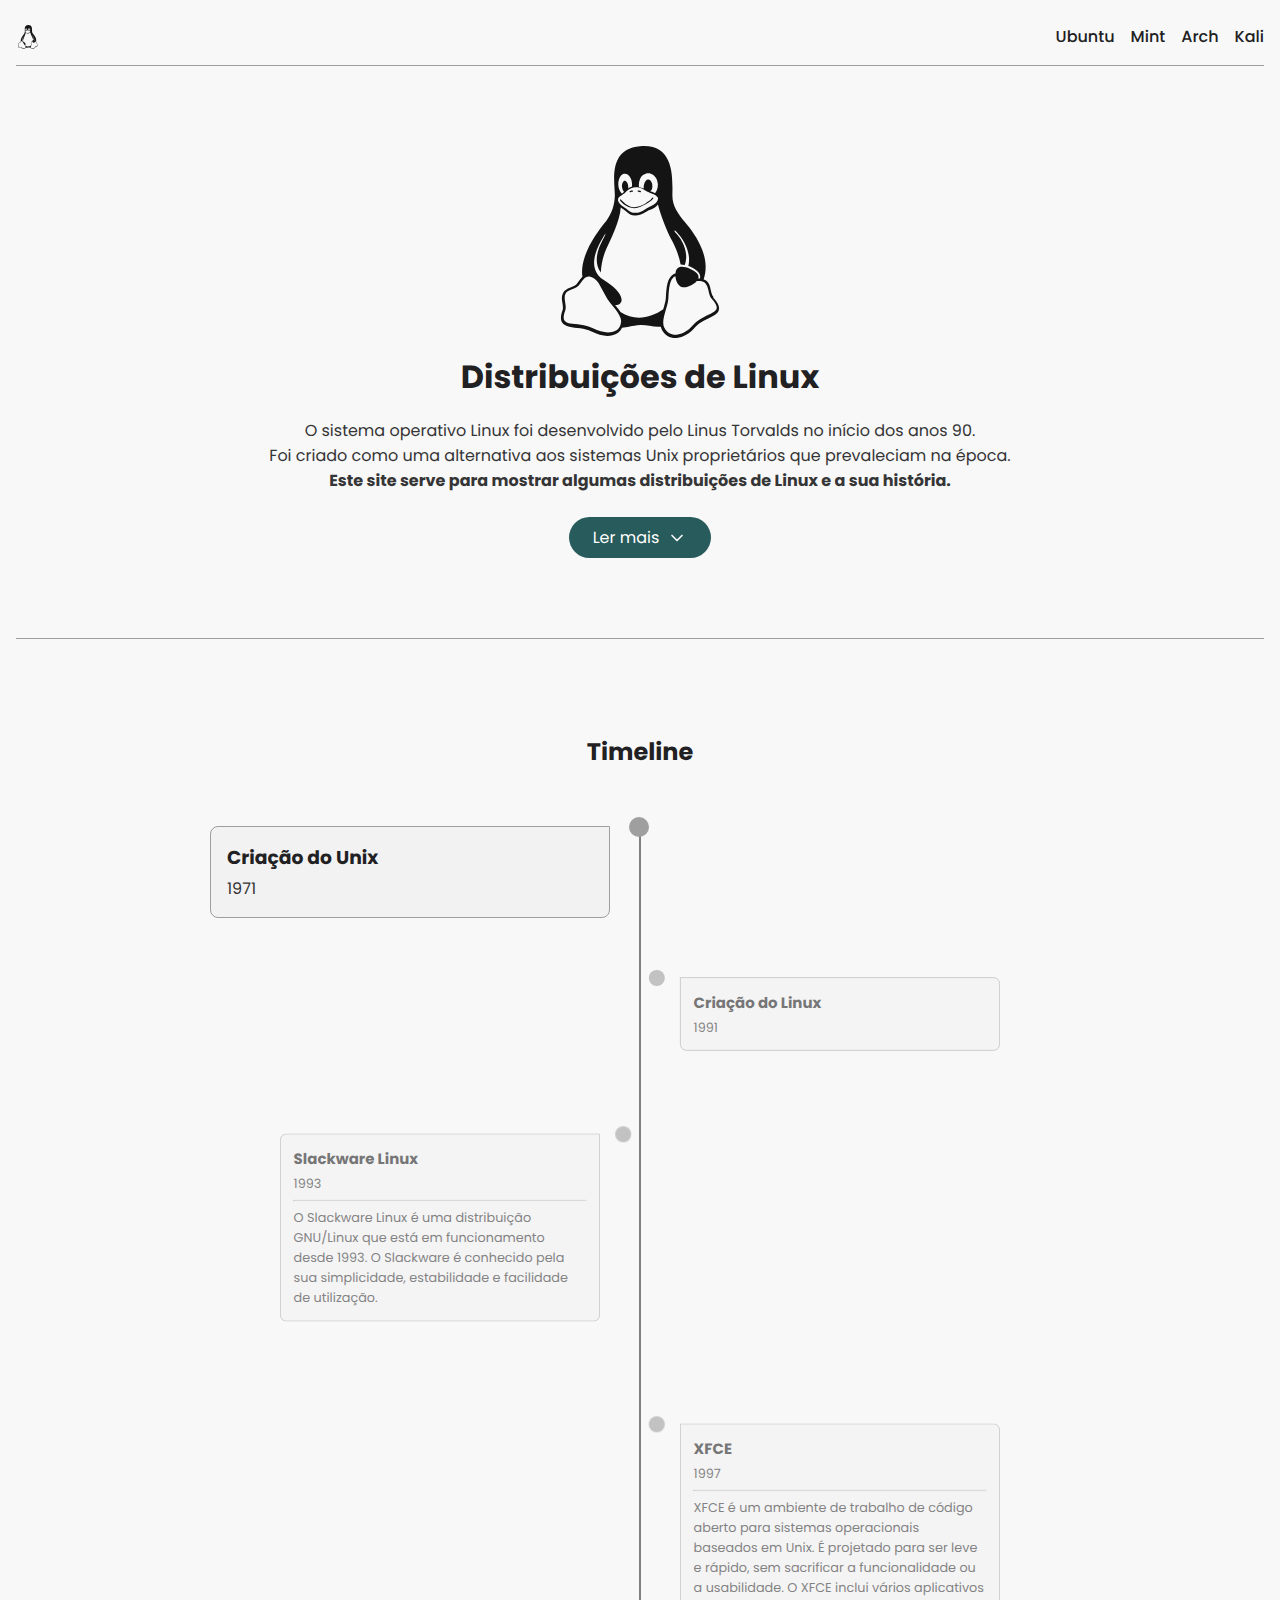
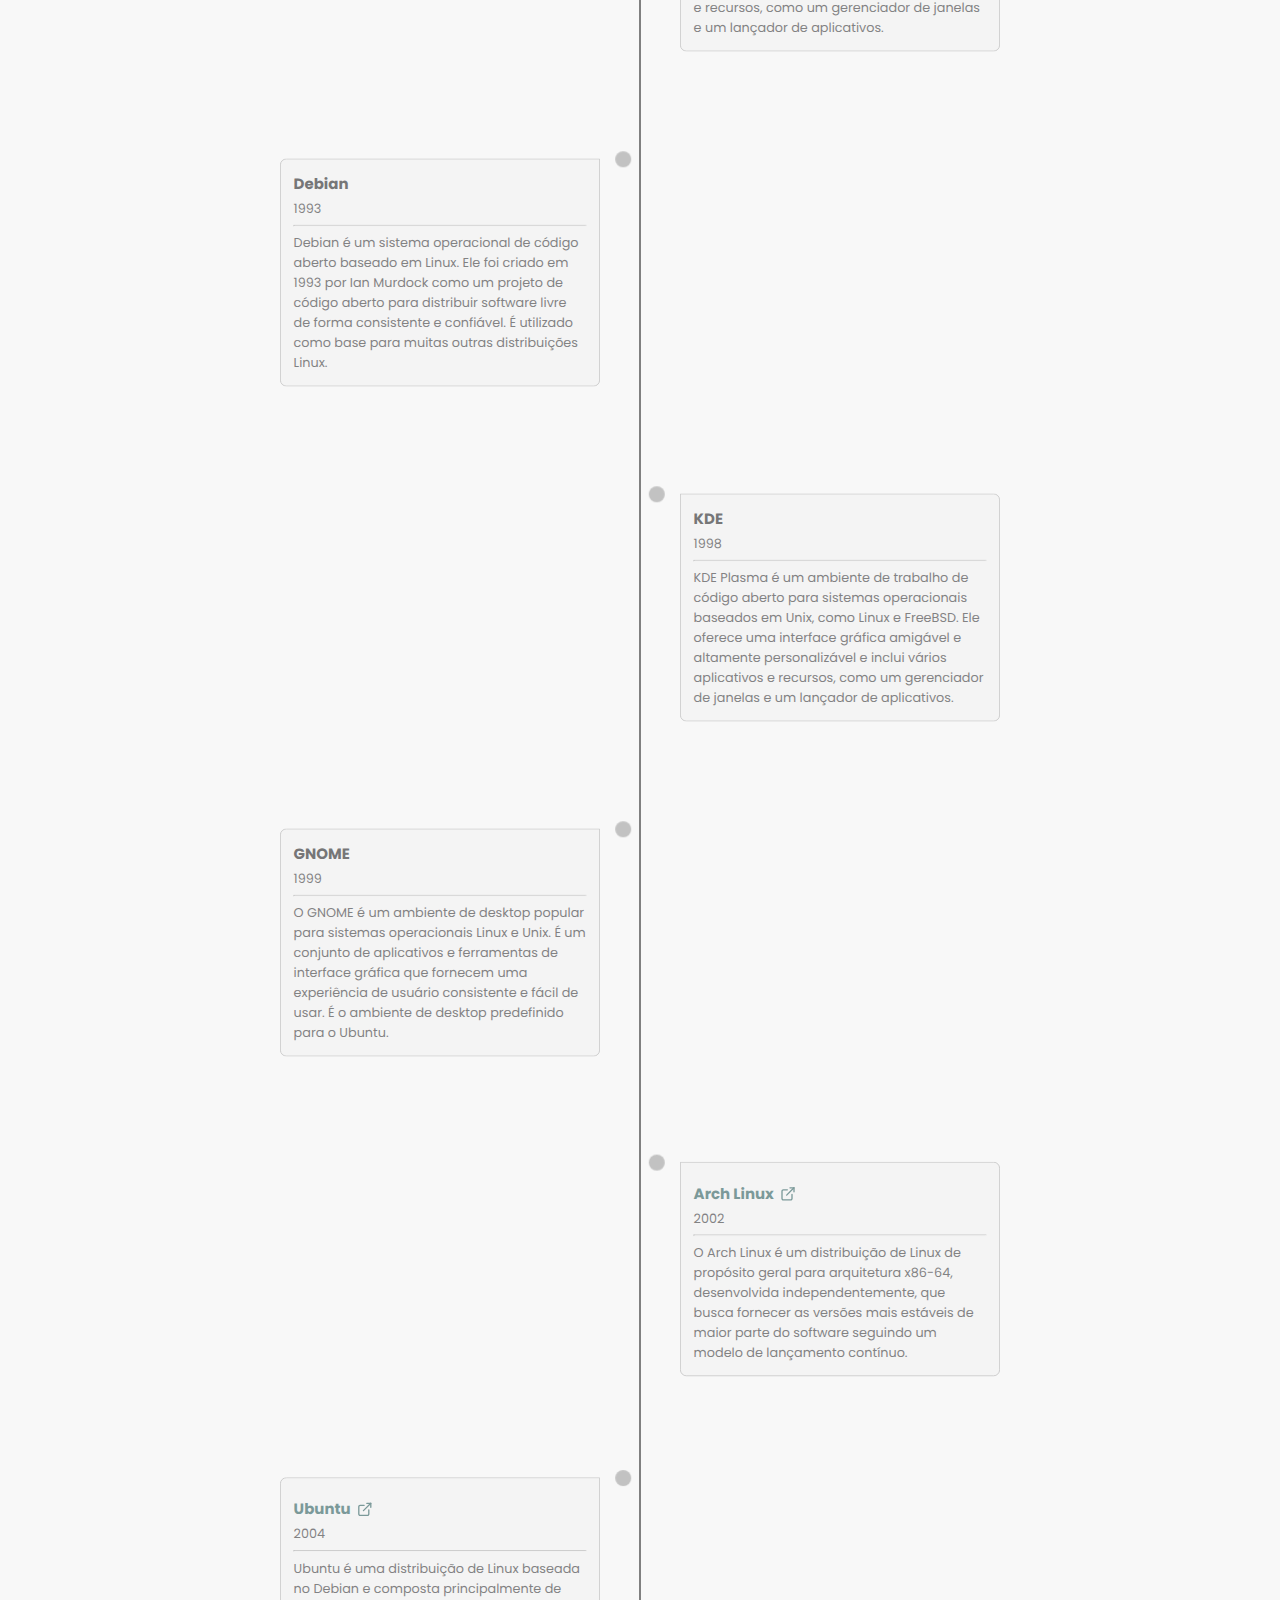
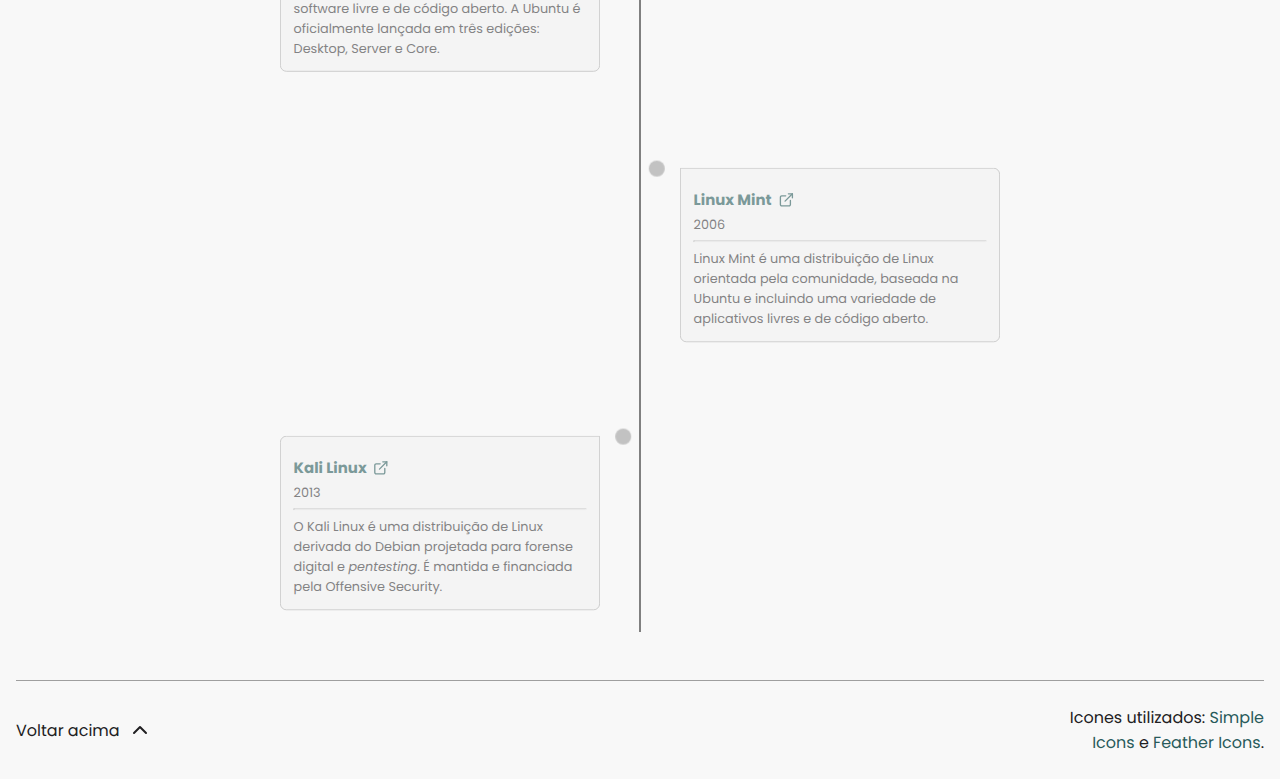
<file: index.html>
<!DOCTYPE html>
<html lang="pt">
  <head>
    <meta charset="UTF-8" />
    <meta http-equiv="X-UA-Compatible" content="IE=edge" />
    <meta name="viewport" content="width=device-width, initial-scale=1.0" />
    <title>Linux Distros</title>

    <script src="js/heroScroll.js" type="module"></script>
    <script src="js/footerScroll.js" type="module"></script>
    <script src="js/timelineAnimation.js" type="module"></script>

    <link rel="stylesheet" href="styles.css" />

    <link
      rel="apple-touch-icon"
      sizes="180x180"
      href="assets/icons/apple-touch-icon.png"
    />
    <link
      rel="icon"
      type="image/png"
      sizes="32x32"
      href="assets/icons/favicon-32x32.png"
    />
    <link
      rel="icon"
      type="image/png"
      sizes="16x16"
      href="assets/icons/favicon-16x16.png"
    />
    <link rel="manifest" href="assets/icons/site.webmanifest" />
  </head>
  <body class="container">
    <header class="nav-bar">
      <a class="nav-bar__logo" href="index.html">
        <svg
          width="24"
          height="24"
          viewBox="0 0 24 24"
          fill="none"
          xmlns="http://www.w3.org/2000/svg"
        >
          <g clip-path="url(#clip0_7_3)">
            <path
              d="M12.504 0C12.349 0 12.189 0.008 12.024 0.021C7.79799 0.354 8.91899 4.828 8.85399 6.319C8.77799 7.411 8.55399 8.272 7.80399 9.339C6.91899 10.39 5.67699 12.089 5.08799 13.86C4.80999 14.692 4.67799 15.544 4.80099 16.349C4.75538 16.3859 4.71792 16.4319 4.69099 16.484C4.43099 16.752 4.24099 17.084 4.02799 17.323C3.82899 17.522 3.54299 17.59 3.23099 17.723C2.91799 17.859 2.57299 17.992 2.36699 18.403C2.27699 18.592 2.23099 18.797 2.23499 19.005C2.23499 19.204 2.26199 19.405 2.28999 19.541C2.34799 19.94 2.40599 20.269 2.32999 20.511C2.08099 21.191 2.04999 21.656 2.22399 21.995C2.39799 22.329 2.75899 22.465 3.16399 22.596C3.97399 22.796 5.07399 22.731 5.93799 23.196C6.86399 23.662 7.80399 23.866 8.55399 23.666C9.07999 23.55 9.52399 23.202 9.76199 22.72C10.349 22.717 10.992 22.451 12.022 22.386C12.721 22.328 13.596 22.653 14.599 22.586C14.624 22.72 14.662 22.784 14.713 22.919L14.716 22.922C15.107 23.7 15.829 24.054 16.6 23.993C17.371 23.933 18.192 23.457 18.857 22.687C19.488 21.922 20.54 21.603 21.235 21.184C21.583 20.985 21.864 20.715 21.884 20.331C21.907 19.931 21.684 19.52 21.17 18.955V18.858L21.167 18.855C20.997 18.655 20.917 18.32 20.829 17.929C20.744 17.528 20.647 17.143 20.337 16.883H20.334C20.275 16.829 20.211 16.816 20.146 16.748C20.0901 16.709 20.0241 16.6867 19.956 16.684C20.387 15.406 20.22 14.134 19.783 12.99C19.25 11.58 18.318 10.352 17.608 9.507C16.812 8.502 16.032 7.55 16.048 6.139C16.074 3.987 16.284 0.006 12.504 0V0ZM13.033 3.405H13.046C13.259 3.405 13.442 3.467 13.63 3.603C13.82 3.738 13.96 3.935 14.068 4.136C14.173 4.395 14.226 4.595 14.234 4.86C14.234 4.84 14.24 4.82 14.24 4.8V4.905C14.2378 4.89819 14.2364 4.89114 14.236 4.884L14.232 4.86C14.23 5.10303 14.179 5.34315 14.082 5.566C14.0353 5.69138 13.9627 5.80552 13.869 5.901C13.8407 5.885 13.8112 5.87097 13.781 5.859C13.677 5.814 13.583 5.795 13.497 5.726C13.4257 5.69761 13.3521 5.67553 13.277 5.66C13.327 5.6 13.423 5.527 13.46 5.462C13.513 5.334 13.542 5.198 13.548 5.06V5.04C13.5503 4.90419 13.5296 4.76896 13.487 4.64C13.442 4.506 13.386 4.44 13.304 4.307C13.22 4.241 13.137 4.175 13.037 4.175H13.021C12.928 4.175 12.845 4.205 12.759 4.307C12.664 4.39962 12.5936 4.51439 12.554 4.641C12.5009 4.76806 12.4704 4.90344 12.464 5.041V5.06C12.466 5.149 12.472 5.239 12.484 5.327C12.291 5.26 12.046 5.192 11.877 5.125C11.8669 5.05876 11.8609 4.99197 11.859 4.925V4.905C11.8511 4.64102 11.9024 4.37862 12.009 4.137C12.091 3.917 12.241 3.731 12.439 3.604C12.6099 3.47444 12.8185 3.40421 13.033 3.404V3.405ZM10.071 3.464H10.107C10.249 3.464 10.377 3.512 10.506 3.599C10.652 3.728 10.77 3.887 10.85 4.064C10.94 4.263 10.99 4.464 11.003 4.731V4.735C11.01 4.869 11.009 4.935 11.001 5.001V5.081C10.971 5.088 10.945 5.099 10.918 5.105C10.766 5.16 10.644 5.24 10.525 5.305C10.537 5.215 10.538 5.125 10.528 5.038V5.023C10.516 4.89 10.488 4.823 10.446 4.69C10.4148 4.58808 10.3576 4.49606 10.28 4.423C10.2553 4.40059 10.2264 4.38337 10.195 4.37238C10.1636 4.36138 10.1302 4.35683 10.097 4.359H10.076C10.005 4.365 9.94599 4.399 9.88999 4.491C9.8262 4.56842 9.78471 4.66177 9.76999 4.761C9.74296 4.86879 9.73517 4.9805 9.74699 5.091V5.106C9.75899 5.241 9.78399 5.306 9.82699 5.44C9.87299 5.574 9.92499 5.64 9.99299 5.708C10.003 5.717 10.013 5.726 10.027 5.732C9.95699 5.789 9.90999 5.802 9.85099 5.868C9.81357 5.90108 9.76858 5.92444 9.71999 5.936C9.61604 5.81083 9.52397 5.67625 9.44499 5.534C9.35045 5.32386 9.2978 5.0973 9.28999 4.867C9.27343 4.64126 9.30059 4.41445 9.36999 4.199C9.42507 4.00252 9.52156 3.8201 9.65299 3.664C9.78099 3.531 9.91299 3.464 10.071 3.464ZM11.441 5.17C11.773 5.17 12.174 5.235 12.657 5.569C12.95 5.769 13.18 5.838 13.709 6.037H13.712C13.967 6.173 14.117 6.303 14.19 6.436V6.305C14.2259 6.37771 14.2459 6.45724 14.2486 6.53828C14.2514 6.61932 14.2368 6.70001 14.206 6.775C14.083 7.085 13.69 7.418 13.143 7.617V7.619C12.875 7.754 12.642 7.952 12.368 8.084C12.092 8.219 11.78 8.376 11.356 8.351C11.2037 8.35889 11.0513 8.3361 10.908 8.284C10.7972 8.22374 10.6897 8.15765 10.586 8.086C10.391 7.951 10.223 7.754 9.97399 7.621V7.616H9.96899C9.56899 7.37 9.35299 7.104 9.28299 6.906C9.21299 6.638 9.27799 6.436 9.47599 6.306C9.69999 6.171 9.85599 6.035 9.95899 5.97C10.063 5.896 10.102 5.868 10.135 5.839H10.137V5.836C10.306 5.634 10.573 5.366 10.976 5.235C11.115 5.199 11.27 5.17 11.442 5.17H11.441ZM14.241 7.312C14.599 8.729 15.437 10.787 15.976 11.785C16.262 12.319 16.831 13.444 17.078 14.809C17.234 14.804 17.408 14.827 17.591 14.873C18.237 13.202 17.045 11.406 16.502 10.907C16.282 10.707 16.27 10.572 16.379 10.572C16.969 11.106 17.744 12.144 18.025 13.329C18.155 13.864 18.185 14.433 18.046 14.999C18.113 15.027 18.181 15.059 18.251 15.066C19.283 15.6 19.664 16.004 19.481 16.603V16.56C19.421 16.557 19.361 16.56 19.301 16.56H19.285C19.436 16.093 19.103 15.735 18.22 15.336C17.305 14.936 16.574 15 16.45 15.801C16.442 15.844 16.437 15.867 16.432 15.936C16.364 15.959 16.293 15.989 16.223 16C15.793 16.268 15.561 16.669 15.43 17.187C15.3 17.72 15.26 18.343 15.225 19.056V19.059C15.205 19.393 15.055 19.897 14.906 20.409C13.406 21.481 11.326 21.947 9.55799 20.743C9.44704 20.5491 9.31196 20.37 9.15599 20.21C9.08146 20.0859 8.98876 19.9736 8.88099 19.877C9.06299 19.877 9.21899 19.847 9.34599 19.81C9.48979 19.7433 9.60228 19.6236 9.65999 19.476C9.76799 19.209 9.65999 18.779 9.31499 18.313C8.96999 17.846 8.38399 17.318 7.52699 16.792C6.89699 16.392 6.54099 15.922 6.37699 15.396C6.21199 14.862 6.23399 14.311 6.36199 13.751C6.60699 12.681 7.23499 11.641 7.63599 10.988C7.74299 10.923 7.67299 11.123 7.22799 11.962C6.83199 12.713 6.08799 14.459 7.10599 15.816C7.14444 14.8259 7.36372 13.8512 7.75299 12.94C8.31699 11.662 9.49599 9.436 9.58899 7.672C9.63699 7.708 9.80599 7.807 9.87799 7.874C10.096 8.007 10.258 8.207 10.468 8.339C10.678 8.54 10.945 8.674 11.344 8.674C11.383 8.677 11.419 8.68 11.454 8.68C11.866 8.68 12.184 8.546 12.451 8.412C12.741 8.278 12.971 8.078 13.191 8.012H13.196C13.663 7.877 14.031 7.61 14.24 7.312H14.241ZM16.426 16.27C16.463 16.87 16.769 17.515 17.308 17.647C17.896 17.781 18.742 17.314 19.099 16.882L19.31 16.872C19.625 16.865 19.887 16.882 20.157 17.14L20.16 17.143C20.368 17.342 20.465 17.673 20.551 18.019C20.636 18.419 20.705 18.799 20.96 19.085C21.446 19.612 21.605 19.991 21.596 20.225L21.599 20.218V20.236L21.596 20.224C21.581 20.486 21.411 20.62 21.098 20.819C20.468 21.22 19.352 21.531 18.641 22.389C18.023 23.126 17.271 23.529 16.605 23.58C15.941 23.633 15.368 23.38 15.031 22.682L15.026 22.679C14.816 22.279 14.906 21.654 15.082 20.989C15.258 20.321 15.51 19.645 15.545 19.092C15.582 18.378 15.621 17.757 15.74 17.278C15.86 16.813 16.048 16.481 16.381 16.294L16.426 16.272V16.27ZM5.61199 16.319H5.62199C5.67499 16.319 5.72699 16.324 5.77899 16.333C6.15499 16.388 6.48499 16.666 6.80199 17.085L7.71199 18.749L7.71499 18.752C7.95799 19.285 8.46899 19.816 8.90399 20.389C9.33799 20.987 9.67399 21.52 9.63299 21.959V21.965C9.57599 22.709 9.15299 23.113 8.50799 23.259C7.86299 23.394 6.98799 23.261 6.11299 22.795C5.14499 22.259 3.99499 22.326 3.25599 22.193C2.88699 22.127 2.64599 21.993 2.53299 21.793C2.42299 21.593 2.41999 21.191 2.65599 20.563V20.559L2.65799 20.556C2.77499 20.222 2.68799 19.804 2.63099 19.438C2.57599 19.037 2.54799 18.728 2.67399 18.498C2.83399 18.164 3.06999 18.098 3.36399 17.965C3.65799 17.83 4.00399 17.763 4.27899 17.495H4.28099V17.493C4.53699 17.225 4.72599 16.892 4.94899 16.655C5.13899 16.454 5.32899 16.319 5.61199 16.319ZM12.771 7.245C12.336 7.446 11.826 7.78 11.283 7.78C10.741 7.78 10.313 7.513 10.003 7.314C9.84899 7.18 9.72299 7.046 9.62999 6.979C9.46599 6.845 9.48599 6.646 9.55599 6.646C9.66499 6.662 9.68499 6.78 9.75499 6.846C9.85099 6.912 9.96999 7.046 10.115 7.179C10.407 7.379 10.795 7.646 11.282 7.646C11.767 7.646 12.335 7.379 12.68 7.18C12.875 7.045 13.125 6.846 13.328 6.713C13.484 6.577 13.477 6.446 13.607 6.446C13.735 6.462 13.641 6.58 13.46 6.778C13.2382 6.94575 13.0079 7.10195 12.77 7.246L12.771 7.245ZM11.689 5.662V5.64C11.683 5.62 11.702 5.598 11.718 5.59C11.792 5.547 11.898 5.563 11.978 5.594C12.041 5.594 12.138 5.661 12.128 5.729C12.122 5.778 12.043 5.795 11.993 5.795C11.938 5.795 11.901 5.752 11.852 5.727C11.8 5.709 11.706 5.719 11.689 5.662ZM11.138 5.662C11.118 5.72 11.025 5.711 10.972 5.728C10.925 5.753 10.886 5.796 10.832 5.796C10.782 5.796 10.702 5.776 10.696 5.728C10.686 5.662 10.784 5.595 10.846 5.595C10.926 5.564 11.03 5.548 11.105 5.59C11.124 5.599 11.141 5.62 11.135 5.64V5.66H11.138V5.662Z"
              fill="#141414"
            />
          </g>
          <defs>
            <clipPath id="clip0_7_3">
              <rect width="24" height="24" fill="white" />
            </clipPath>
          </defs>
        </svg>
      </a>

      <nav>
        <ul>
          <li><a href="ubuntu.html">Ubuntu</a></li>
          <li><a href="mint.html">Mint</a></li>
          <li><a href="arch.html">Arch</a></li>
          <li><a href="kali.html">Kali</a></li>
        </ul>
      </nav>
    </header>

    <main class="main-hero">
      <svg
        width="192"
        height="192"
        viewBox="0 0 192 192"
        fill="none"
        xmlns="http://www.w3.org/2000/svg"
      >
        <path
          d="M100.032 0C98.792 0 97.512 0.064 96.192 0.168C62.384 2.832 71.352 38.624 70.832 50.552C70.224 59.288 68.432 66.176 62.432 74.712C55.352 83.12 45.416 96.712 40.704 110.88C38.48 117.536 37.424 124.352 38.408 130.792C38.0431 131.087 37.7435 131.455 37.528 131.872C35.448 134.016 33.928 136.672 32.224 138.584C30.632 140.176 28.344 140.72 25.848 141.784C23.344 142.872 20.584 143.936 18.936 147.224C18.216 148.736 17.848 150.376 17.88 152.04C17.88 153.632 18.096 155.24 18.32 156.328C18.784 159.52 19.248 162.152 18.64 164.088C16.648 169.528 16.4 173.248 17.792 175.96C19.184 178.632 22.072 179.72 25.312 180.768C31.792 182.368 40.592 181.848 47.504 185.568C54.912 189.296 62.432 190.928 68.432 189.328C72.64 188.4 76.192 185.616 78.096 181.76C82.792 181.736 87.936 179.608 96.176 179.088C101.768 178.624 108.768 181.224 116.792 180.688C116.992 181.76 117.296 182.272 117.704 183.352L117.728 183.376C120.856 189.6 126.632 192.432 132.8 191.944C138.968 191.464 145.536 187.656 150.856 181.496C155.904 175.376 164.32 172.824 169.88 169.472C172.664 167.88 174.912 165.72 175.072 162.648C175.256 159.448 173.472 156.16 169.36 151.64V150.864L169.336 150.84C167.976 149.24 167.336 146.56 166.632 143.432C165.952 140.224 165.176 137.144 162.696 135.064H162.672C162.2 134.632 161.688 134.528 161.168 133.984C160.721 133.672 160.193 133.494 159.648 133.472C163.096 123.248 161.76 113.072 158.264 103.92C154 92.64 146.544 82.816 140.864 76.056C134.496 68.016 128.256 60.4 128.384 49.112C128.592 31.896 130.272 0.048 100.032 0V0ZM104.264 27.24H104.368C106.072 27.24 107.536 27.736 109.04 28.824C110.56 29.904 111.68 31.48 112.544 33.088C113.384 35.16 113.808 36.76 113.872 38.88C113.872 38.72 113.92 38.56 113.92 38.4V39.24C113.902 39.1856 113.892 39.1291 113.888 39.072L113.856 38.88C113.84 40.8242 113.432 42.7452 112.656 44.528C112.282 45.531 111.702 46.4442 110.952 47.208C110.725 47.08 110.49 46.9677 110.248 46.872C109.416 46.512 108.664 46.36 107.976 45.808C107.406 45.5809 106.817 45.4042 106.216 45.28C106.616 44.8 107.384 44.216 107.68 43.696C108.104 42.672 108.336 41.584 108.384 40.48V40.32C108.402 39.2335 108.237 38.1517 107.896 37.12C107.536 36.048 107.088 35.52 106.432 34.456C105.76 33.928 105.096 33.4 104.296 33.4H104.168C103.424 33.4 102.76 33.64 102.072 34.456C101.312 35.1969 100.749 36.1151 100.432 37.128C100.007 38.1445 99.7634 39.2275 99.712 40.328V40.48C99.728 41.192 99.776 41.912 99.872 42.616C98.328 42.08 96.368 41.536 95.016 41C94.9353 40.4701 94.8872 39.9358 94.872 39.4V39.24C94.8092 37.1282 95.2191 35.029 96.072 33.096C96.728 31.336 97.928 29.848 99.512 28.832C100.88 27.7955 102.548 27.2337 104.264 27.232V27.24ZM80.568 27.712H80.856C81.992 27.712 83.016 28.096 84.048 28.792C85.216 29.824 86.16 31.096 86.8 32.512C87.52 34.104 87.92 35.712 88.024 37.848V37.88C88.08 38.952 88.072 39.48 88.008 40.008V40.648C87.768 40.704 87.56 40.792 87.344 40.84C86.128 41.28 85.152 41.92 84.2 42.44C84.296 41.72 84.304 41 84.224 40.304V40.184C84.128 39.12 83.904 38.584 83.568 37.52C83.3186 36.7047 82.8608 35.9684 82.24 35.384C82.0429 35.2047 81.8116 35.067 81.5601 34.979C81.3086 34.8911 81.0419 34.8547 80.776 34.872H80.608C80.04 34.92 79.568 35.192 79.12 35.928C78.6097 36.5474 78.2778 37.2941 78.16 38.088C77.9438 38.9503 77.8815 39.844 77.976 40.728V40.848C78.072 41.928 78.272 42.448 78.616 43.52C78.984 44.592 79.4 45.12 79.944 45.664C80.024 45.736 80.104 45.808 80.216 45.856C79.656 46.312 79.28 46.416 78.808 46.944C78.5087 47.2087 78.1487 47.3955 77.76 47.488C76.9284 46.4866 76.1919 45.41 75.56 44.272C74.8037 42.5909 74.3825 40.7784 74.32 38.936C74.1875 37.1301 74.4048 35.3156 74.96 33.592C75.4007 32.0201 76.1726 30.5608 77.224 29.312C78.248 28.248 79.304 27.712 80.568 27.712ZM91.528 41.36C94.184 41.36 97.392 41.88 101.256 44.552C103.6 46.152 105.44 46.704 109.672 48.296H109.696C111.736 49.384 112.936 50.424 113.52 51.488V50.44C113.807 51.0217 113.967 51.6579 113.989 52.3062C114.011 52.9545 113.895 53.6001 113.648 54.2C112.664 56.68 109.52 59.344 105.144 60.936V60.952C103 62.032 101.136 63.616 98.944 64.672C96.736 65.752 94.24 67.008 90.848 66.808C89.6295 66.8711 88.4107 66.6888 87.264 66.272C86.3779 65.7899 85.5181 65.2612 84.688 64.688C83.128 63.608 81.784 62.032 79.792 60.968V60.928H79.752C76.552 58.96 74.824 56.832 74.264 55.248C73.704 53.104 74.224 51.488 75.808 50.448C77.6 49.368 78.848 48.28 79.672 47.76C80.504 47.168 80.816 46.944 81.08 46.712H81.096V46.688C82.448 45.072 84.584 42.928 87.808 41.88C88.92 41.592 90.16 41.36 91.536 41.36H91.528ZM113.928 58.496C116.792 69.832 123.496 86.296 127.808 94.28C130.096 98.552 134.648 107.552 136.624 118.472C137.872 118.432 139.264 118.616 140.728 118.984C145.896 105.616 136.36 91.248 132.016 87.256C130.256 85.656 130.16 84.576 131.032 84.576C135.752 88.848 141.952 97.152 144.2 106.632C145.24 110.912 145.48 115.464 144.368 119.992C144.904 120.216 145.448 120.472 146.008 120.528C154.264 124.8 157.312 128.032 155.848 132.824V132.48C155.368 132.456 154.888 132.48 154.408 132.48H154.28C155.488 128.744 152.824 125.88 145.76 122.688C138.44 119.488 132.592 120 131.6 126.408C131.536 126.752 131.496 126.936 131.456 127.488C130.912 127.672 130.344 127.912 129.784 128C126.344 130.144 124.488 133.352 123.44 137.496C122.4 141.76 122.08 146.744 121.8 152.448V152.472C121.64 155.144 120.44 159.176 119.248 163.272C107.248 171.848 90.608 175.576 76.464 165.944C75.5764 164.393 74.4958 162.96 73.248 161.68C72.6518 160.687 71.9102 159.789 71.048 159.016C72.504 159.016 73.752 158.776 74.768 158.48C75.9184 157.946 76.8183 156.989 77.28 155.808C78.144 153.672 77.28 150.232 74.52 146.504C71.76 142.768 67.072 138.544 60.216 134.336C55.176 131.136 52.328 127.376 51.016 123.168C49.696 118.896 49.872 114.488 50.896 110.008C52.856 101.448 57.88 93.128 61.088 87.904C61.944 87.384 61.384 88.984 57.824 95.696C54.656 101.704 48.704 115.672 56.848 126.528C57.1556 118.607 58.9098 110.809 62.024 103.52C66.536 93.296 75.968 75.488 76.712 61.376C77.096 61.664 78.448 62.456 79.024 62.992C80.768 64.056 82.064 65.656 83.744 66.712C85.424 68.32 87.56 69.392 90.752 69.392C91.064 69.416 91.352 69.44 91.632 69.44C94.928 69.44 97.472 68.368 99.608 67.296C101.928 66.224 103.768 64.624 105.528 64.096H105.568C109.304 63.016 112.248 60.88 113.92 58.496H113.928ZM131.408 130.16C131.704 134.96 134.152 140.12 138.464 141.176C143.168 142.248 149.936 138.512 152.792 135.056L154.48 134.976C157 134.92 159.096 135.056 161.256 137.12L161.28 137.144C162.944 138.736 163.72 141.384 164.408 144.152C165.088 147.352 165.64 150.392 167.68 152.68C171.568 156.896 172.84 159.928 172.768 161.8L172.792 161.744V161.888L172.768 161.792C172.648 163.888 171.288 164.96 168.784 166.552C163.744 169.76 154.816 172.248 149.128 179.112C144.184 185.008 138.168 188.232 132.84 188.64C127.528 189.064 122.944 187.04 120.248 181.456L120.208 181.432C118.528 178.232 119.248 173.232 120.656 167.912C122.064 162.568 124.08 157.16 124.36 152.736C124.656 147.024 124.968 142.056 125.92 138.224C126.88 134.504 128.384 131.848 131.048 130.352L131.408 130.176V130.16ZM44.896 130.552H44.976C45.4 130.552 45.816 130.592 46.232 130.664C49.24 131.104 51.88 133.328 54.416 136.68L61.696 149.992L61.72 150.016C63.664 154.28 67.752 158.528 71.232 163.112C74.704 167.896 77.392 172.16 77.064 175.672V175.72C76.608 181.672 73.224 184.904 68.064 186.072C62.904 187.152 55.904 186.088 48.904 182.36C41.16 178.072 31.96 178.608 26.048 177.544C23.096 177.016 21.168 175.944 20.264 174.344C19.384 172.744 19.36 169.528 21.248 164.504V164.472L21.264 164.448C22.2 161.776 21.504 158.432 21.048 155.504C20.608 152.296 20.384 149.824 21.392 147.984C22.672 145.312 24.56 144.784 26.912 143.72C29.264 142.64 32.032 142.104 34.232 139.96H34.248V139.944C36.296 137.8 37.808 135.136 39.592 133.24C41.112 131.632 42.632 130.552 44.896 130.552ZM102.168 57.96C98.688 59.568 94.608 62.24 90.264 62.24C85.928 62.24 82.504 60.104 80.024 58.512C78.792 57.44 77.784 56.368 77.04 55.832C75.728 54.76 75.888 53.168 76.448 53.168C77.32 53.296 77.48 54.24 78.04 54.768C78.808 55.296 79.76 56.368 80.92 57.432C83.256 59.032 86.36 61.168 90.256 61.168C94.136 61.168 98.68 59.032 101.44 57.44C103 56.36 105 54.768 106.624 53.704C107.872 52.616 107.816 51.568 108.856 51.568C109.88 51.696 109.128 52.64 107.68 54.224C105.906 55.566 104.063 56.8156 102.16 57.968L102.168 57.96ZM93.512 45.296V45.12C93.464 44.96 93.616 44.784 93.744 44.72C94.336 44.376 95.184 44.504 95.824 44.752C96.328 44.752 97.104 45.288 97.024 45.832C96.976 46.224 96.344 46.36 95.944 46.36C95.504 46.36 95.208 46.016 94.816 45.816C94.4 45.672 93.648 45.752 93.512 45.296ZM89.104 45.296C88.944 45.76 88.2 45.688 87.776 45.824C87.4 46.024 87.088 46.368 86.656 46.368C86.256 46.368 85.616 46.208 85.568 45.824C85.488 45.296 86.272 44.76 86.768 44.76C87.408 44.512 88.24 44.384 88.84 44.72C88.992 44.792 89.128 44.96 89.08 45.12V45.28H89.104V45.296Z"
          fill="#141414"
        />
      </svg>

      <h1>Distribuições de Linux</h1>
      <p>
        O sistema operativo Linux foi desenvolvido pelo Linus Torvalds no início
        dos anos 90. <br />
        Foi criado como uma alternativa aos sistemas Unix proprietários que
        prevaleciam na época.
        <b
          >Este site serve para mostrar algumas distribuições de Linux e a sua
          história.</b
        >
      </p>
      <button class="button">
        Ler mais

        <svg
          width="20"
          height="20"
          viewBox="0 0 20 20"
          fill="none"
          xmlns="http://www.w3.org/2000/svg"
        >
          <path
            d="M5 7.5L10 12.5L15 7.5"
            stroke="#F6F6F6"
            stroke-width="1.66667"
            stroke-linecap="round"
            stroke-linejoin="round"
          />
        </svg>
      </button>
    </main>

    <section class="timeline-section">
      <h2>Timeline</h2>

      <div class="timeline-container">
        <div class="timeline">
          <ul>
            <li>
              <div class="timeline-content">
                <h3>Criação do Unix</h3>
                <p>1971</p>
              </div>
            </li>
            <li>
              <div class="timeline-content">
                <h3>Criação do Linux</h3>
                <p>1991</p>
              </div>
            </li>
            <li>
              <div class="timeline-content">
                <h3>Slackware Linux</h3>
                <p>1993</p>
                <hr />
                <p>
                  O Slackware Linux é uma distribuição GNU/Linux que está em
                  funcionamento desde 1993. O Slackware é conhecido pela sua
                  simplicidade, estabilidade e facilidade de utilização.
                </p>
              </div>
            </li>
            <li>
              <div class="timeline-content">
                <h3>XFCE</h3>
                <p>1997</p>
                <hr />
                <p>
                  XFCE é um ambiente de trabalho de código aberto para sistemas
                  operacionais baseados em Unix. É projetado para ser leve e
                  rápido, sem sacrificar a funcionalidade ou a usabilidade. O
                  XFCE inclui vários aplicativos e recursos, como um gerenciador
                  de janelas e um lançador de aplicativos.
                </p>
              </div>
            </li>
            <li>
              <div class="timeline-content">
                <h3>Debian</h3>
                <p>1993</p>
                <hr />
                <p>
                  Debian é um sistema operacional de código aberto baseado em
                  Linux. Ele foi criado em 1993 por Ian Murdock como um projeto
                  de código aberto para distribuir software livre de forma
                  consistente e confiável. É utilizado como base para muitas
                  outras distribuições Linux.
                </p>
              </div>
            </li>
            <li>
              <div class="timeline-content">
                <h3>KDE</h3>
                <p>1998</p>
                <hr />
                <p>
                  KDE Plasma é um ambiente de trabalho de código aberto para
                  sistemas operacionais baseados em Unix, como Linux e FreeBSD.
                  Ele oferece uma interface gráfica amigável e altamente
                  personalizável e inclui vários aplicativos e recursos, como um
                  gerenciador de janelas e um lançador de aplicativos.
                </p>
              </div>
            </li>
            <li>
              <div class="timeline-content">
                <h3>GNOME</h3>
                <p>1999</p>
                <hr />
                <p>
                  O GNOME é um ambiente de desktop popular para sistemas
                  operacionais Linux e Unix. É um conjunto de aplicativos e
                  ferramentas de interface gráfica que fornecem uma experiência
                  de usuário consistente e fácil de usar. É o ambiente de
                  desktop predefinido para o Ubuntu.
                </p>
              </div>
            </li>
            <li>
              <div class="timeline-content">
                <h3>
                  <a href="arch.html" target="_blank"
                    >Arch Linux
                    <svg
                      width="20"
                      height="20"
                      viewBox="0 0 20 20"
                      fill="none"
                      xmlns="http://www.w3.org/2000/svg"
                    >
                      <path
                        d="M15 10.8333V15.8333C15 16.2754 14.8244 16.6993 14.5118 17.0118C14.1993 17.3244 13.7754 17.5 13.3333 17.5H4.16667C3.72464 17.5 3.30072 17.3244 2.98816 17.0118C2.67559 16.6993 2.5 16.2754 2.5 15.8333V6.66667C2.5 6.22464 2.67559 5.80072 2.98816 5.48816C3.30072 5.17559 3.72464 5 4.16667 5H9.16667"
                        stroke="#285B5B"
                        stroke-width="1.66667"
                        stroke-linecap="round"
                        stroke-linejoin="round"
                      />
                      <path
                        d="M12.5 2.5H17.5V7.5"
                        stroke="#285B5B"
                        stroke-width="1.66667"
                        stroke-linecap="round"
                        stroke-linejoin="round"
                      />
                      <path
                        d="M8.33331 11.6667L17.5 2.5"
                        stroke="#285B5B"
                        stroke-width="1.66667"
                        stroke-linecap="round"
                        stroke-linejoin="round"
                      />
                    </svg>
                  </a>
                </h3>
                <p>2002</p>
                <hr />
                <p>
                  O Arch Linux é um distribuição de Linux de propósito geral
                  para arquitetura x86-64, desenvolvida independentemente, que
                  busca fornecer as versões mais estáveis de maior parte do
                  software seguindo um modelo de lançamento contínuo.
                </p>
              </div>
            </li>
            <li>
              <div class="timeline-content">
                <h3>
                  <a href="ubuntu.html" target="_blank"
                    >Ubuntu
                    <svg
                      width="20"
                      height="20"
                      viewBox="0 0 20 20"
                      fill="none"
                      xmlns="http://www.w3.org/2000/svg"
                    >
                      <path
                        d="M15 10.8333V15.8333C15 16.2754 14.8244 16.6993 14.5118 17.0118C14.1993 17.3244 13.7754 17.5 13.3333 17.5H4.16667C3.72464 17.5 3.30072 17.3244 2.98816 17.0118C2.67559 16.6993 2.5 16.2754 2.5 15.8333V6.66667C2.5 6.22464 2.67559 5.80072 2.98816 5.48816C3.30072 5.17559 3.72464 5 4.16667 5H9.16667"
                        stroke="#285B5B"
                        stroke-width="1.66667"
                        stroke-linecap="round"
                        stroke-linejoin="round"
                      />
                      <path
                        d="M12.5 2.5H17.5V7.5"
                        stroke="#285B5B"
                        stroke-width="1.66667"
                        stroke-linecap="round"
                        stroke-linejoin="round"
                      />
                      <path
                        d="M8.33331 11.6667L17.5 2.5"
                        stroke="#285B5B"
                        stroke-width="1.66667"
                        stroke-linecap="round"
                        stroke-linejoin="round"
                      />
                    </svg>
                  </a>
                </h3>
                <p>2004</p>
                <hr />
                <p>
                  Ubuntu é uma distribuição de Linux baseada no Debian e
                  composta principalmente de software livre e de código aberto.
                  A Ubuntu é oficialmente lançada em três edições: Desktop,
                  Server e Core.
                </p>
              </div>
            </li>
            <li>
              <div class="timeline-content">
                <h3>
                  <a href="mint.html" target="_blank"
                    >Linux Mint
                    <svg
                      width="20"
                      height="20"
                      viewBox="0 0 20 20"
                      fill="none"
                      xmlns="http://www.w3.org/2000/svg"
                    >
                      <path
                        d="M15 10.8333V15.8333C15 16.2754 14.8244 16.6993 14.5118 17.0118C14.1993 17.3244 13.7754 17.5 13.3333 17.5H4.16667C3.72464 17.5 3.30072 17.3244 2.98816 17.0118C2.67559 16.6993 2.5 16.2754 2.5 15.8333V6.66667C2.5 6.22464 2.67559 5.80072 2.98816 5.48816C3.30072 5.17559 3.72464 5 4.16667 5H9.16667"
                        stroke="#285B5B"
                        stroke-width="1.66667"
                        stroke-linecap="round"
                        stroke-linejoin="round"
                      />
                      <path
                        d="M12.5 2.5H17.5V7.5"
                        stroke="#285B5B"
                        stroke-width="1.66667"
                        stroke-linecap="round"
                        stroke-linejoin="round"
                      />
                      <path
                        d="M8.33331 11.6667L17.5 2.5"
                        stroke="#285B5B"
                        stroke-width="1.66667"
                        stroke-linecap="round"
                        stroke-linejoin="round"
                      />
                    </svg>
                  </a>
                </h3>
                <p>2006</p>
                <hr />
                <p>
                  Linux Mint é uma distribuição de Linux orientada pela
                  comunidade, baseada na Ubuntu e incluindo uma variedade de
                  aplicativos livres e de código aberto.
                </p>
              </div>
            </li>
            <li>
              <div class="timeline-content">
                <h3>
                  <a href="kali.html" target="_blank"
                    >Kali Linux
                    <svg
                      width="20"
                      height="20"
                      viewBox="0 0 20 20"
                      fill="none"
                      xmlns="http://www.w3.org/2000/svg"
                    >
                      <path
                        d="M15 10.8333V15.8333C15 16.2754 14.8244 16.6993 14.5118 17.0118C14.1993 17.3244 13.7754 17.5 13.3333 17.5H4.16667C3.72464 17.5 3.30072 17.3244 2.98816 17.0118C2.67559 16.6993 2.5 16.2754 2.5 15.8333V6.66667C2.5 6.22464 2.67559 5.80072 2.98816 5.48816C3.30072 5.17559 3.72464 5 4.16667 5H9.16667"
                        stroke="#285B5B"
                        stroke-width="1.66667"
                        stroke-linecap="round"
                        stroke-linejoin="round"
                      />
                      <path
                        d="M12.5 2.5H17.5V7.5"
                        stroke="#285B5B"
                        stroke-width="1.66667"
                        stroke-linecap="round"
                        stroke-linejoin="round"
                      />
                      <path
                        d="M8.33331 11.6667L17.5 2.5"
                        stroke="#285B5B"
                        stroke-width="1.66667"
                        stroke-linecap="round"
                        stroke-linejoin="round"
                      />
                    </svg>
                  </a>
                </h3>
                <p>2013</p>
                <hr />
                <p>
                  O Kali Linux é uma distribuição de Linux derivada do Debian
                  projetada para forense digital e <i>pentesting</i>. É mantida
                  e financiada pela Offensive Security.
                </p>
              </div>
            </li>
          </ul>
        </div>
      </div>
    </section>

    <footer>
      <div class="footer-container">
        <button id="footerScrollButton">
          Voltar acima

          <svg
            xmlns="http://www.w3.org/2000/svg"
            width="24"
            height="24"
            viewBox="0 0 24 24"
            fill="none"
            stroke="currentColor"
            stroke-width="2"
            stroke-linecap="round"
            stroke-linejoin="round"
            class="feather feather-chevron-up"
          >
            <polyline points="18 15 12 9 6 15"></polyline>
          </svg>
        </button>
        <div class="footer-attribution">
          Icones utilizados:
          <a href="https://simpleicons.org/" class="footer-attribution-item"
            >Simple Icons</a
          >
          e
          <a href="https://feathericons.com/" class="footer-attribution-item"
            >Feather Icons</a
          >.
        </div>
      </div>
    </footer>
  </body>
</html>
</file>
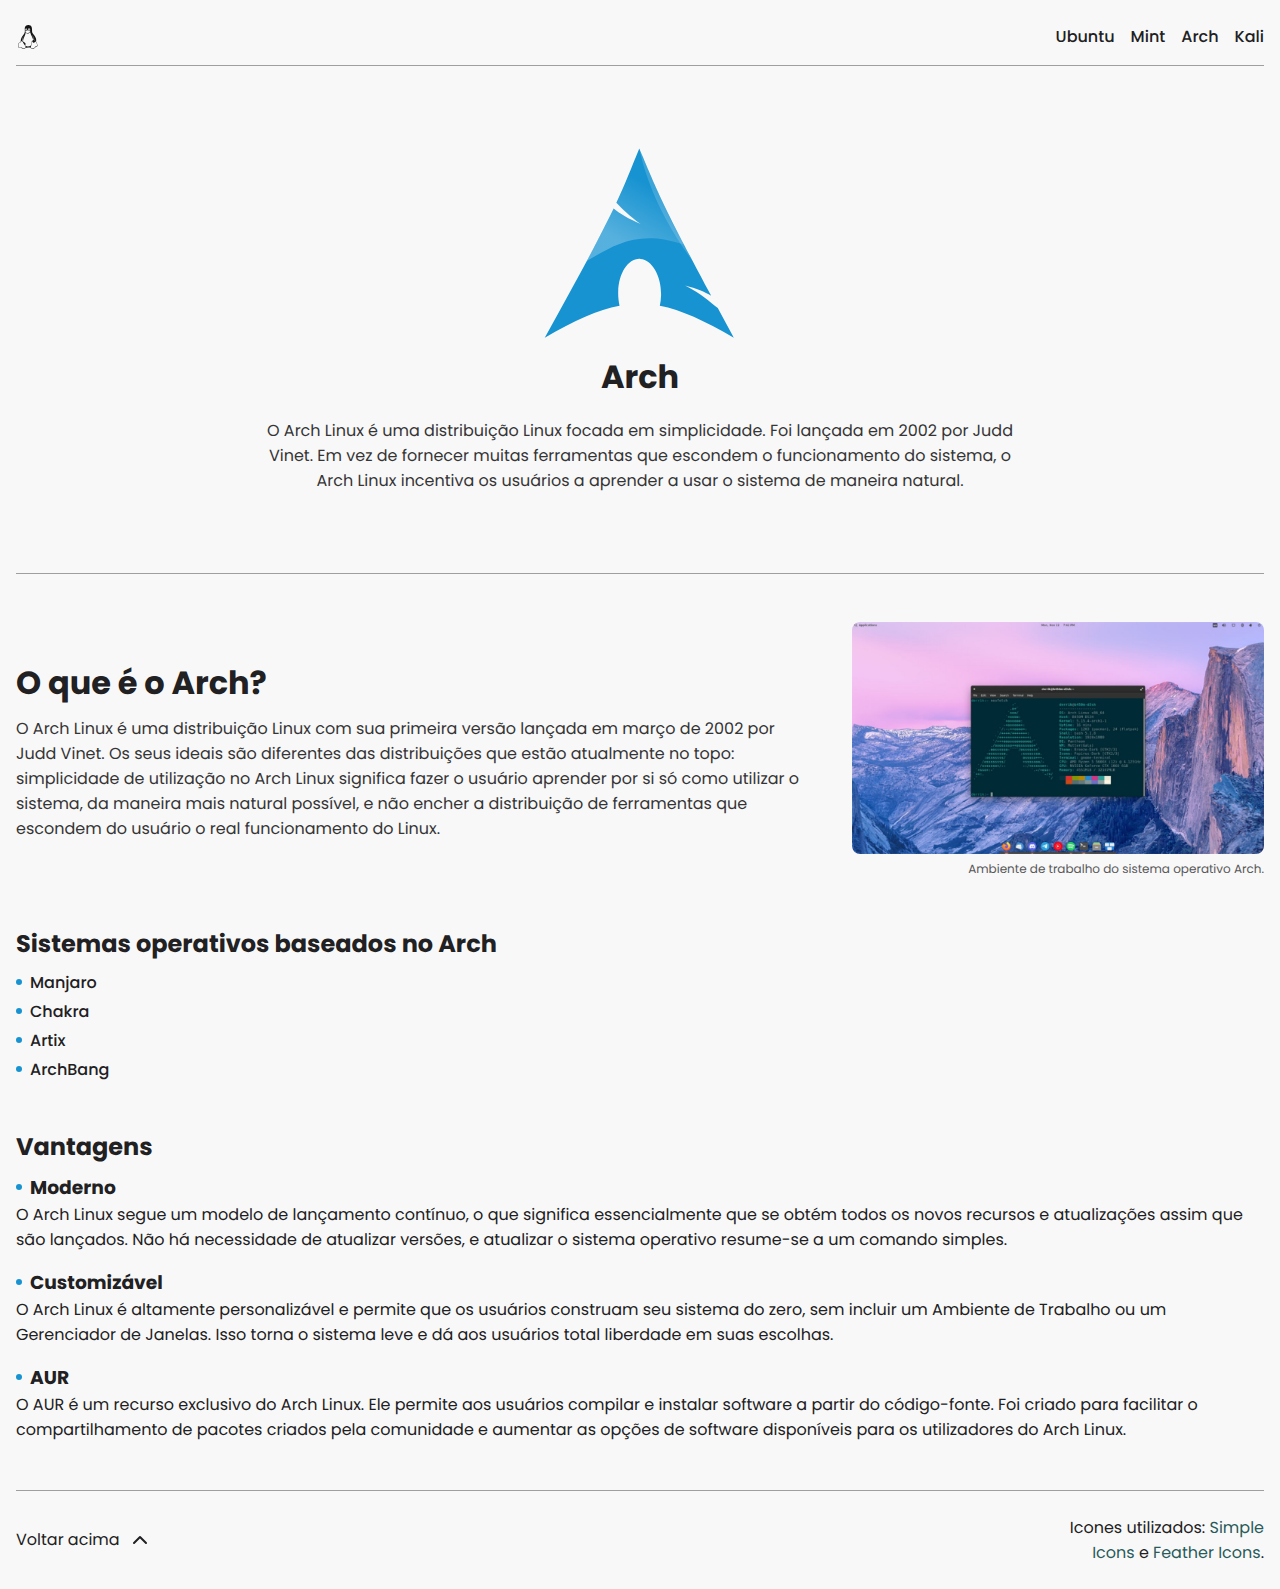
<file: arch.html>
<!DOCTYPE html>
<html lang="pt">
  <head>
    <meta charset="UTF-8" />
    <meta http-equiv="X-UA-Compatible" content="IE=edge" />
    <meta name="viewport" content="width=device-width, initial-scale=1.0" />
    <title>Linux Distros</title>

    <script src="js/footerScroll.js" type="module"></script>

    <link rel="stylesheet" href="styles.css" />

    <link
      rel="apple-touch-icon"
      sizes="180x180"
      href="assets/icons/apple-touch-icon.png"
    />
    <link
      rel="icon"
      type="image/png"
      sizes="32x32"
      href="assets/icons/favicon-32x32.png"
    />
    <link
      rel="icon"
      type="image/png"
      sizes="16x16"
      href="assets/icons/favicon-16x16.png"
    />
    <link rel="manifest" href="assets/icons/site.webmanifest" />
  </head>
  <body class="container">
    <header class="nav-bar">
      <a class="nav-bar__logo" href="index.html">
        <svg
          width="24"
          height="24"
          viewBox="0 0 24 24"
          fill="none"
          xmlns="http://www.w3.org/2000/svg"
        >
          <g clip-path="url(#clip0_7_3)">
            <path
              d="M12.504 0C12.349 0 12.189 0.008 12.024 0.021C7.79799 0.354 8.91899 4.828 8.85399 6.319C8.77799 7.411 8.55399 8.272 7.80399 9.339C6.91899 10.39 5.67699 12.089 5.08799 13.86C4.80999 14.692 4.67799 15.544 4.80099 16.349C4.75538 16.3859 4.71792 16.4319 4.69099 16.484C4.43099 16.752 4.24099 17.084 4.02799 17.323C3.82899 17.522 3.54299 17.59 3.23099 17.723C2.91799 17.859 2.57299 17.992 2.36699 18.403C2.27699 18.592 2.23099 18.797 2.23499 19.005C2.23499 19.204 2.26199 19.405 2.28999 19.541C2.34799 19.94 2.40599 20.269 2.32999 20.511C2.08099 21.191 2.04999 21.656 2.22399 21.995C2.39799 22.329 2.75899 22.465 3.16399 22.596C3.97399 22.796 5.07399 22.731 5.93799 23.196C6.86399 23.662 7.80399 23.866 8.55399 23.666C9.07999 23.55 9.52399 23.202 9.76199 22.72C10.349 22.717 10.992 22.451 12.022 22.386C12.721 22.328 13.596 22.653 14.599 22.586C14.624 22.72 14.662 22.784 14.713 22.919L14.716 22.922C15.107 23.7 15.829 24.054 16.6 23.993C17.371 23.933 18.192 23.457 18.857 22.687C19.488 21.922 20.54 21.603 21.235 21.184C21.583 20.985 21.864 20.715 21.884 20.331C21.907 19.931 21.684 19.52 21.17 18.955V18.858L21.167 18.855C20.997 18.655 20.917 18.32 20.829 17.929C20.744 17.528 20.647 17.143 20.337 16.883H20.334C20.275 16.829 20.211 16.816 20.146 16.748C20.0901 16.709 20.0241 16.6867 19.956 16.684C20.387 15.406 20.22 14.134 19.783 12.99C19.25 11.58 18.318 10.352 17.608 9.507C16.812 8.502 16.032 7.55 16.048 6.139C16.074 3.987 16.284 0.006 12.504 0V0ZM13.033 3.405H13.046C13.259 3.405 13.442 3.467 13.63 3.603C13.82 3.738 13.96 3.935 14.068 4.136C14.173 4.395 14.226 4.595 14.234 4.86C14.234 4.84 14.24 4.82 14.24 4.8V4.905C14.2378 4.89819 14.2364 4.89114 14.236 4.884L14.232 4.86C14.23 5.10303 14.179 5.34315 14.082 5.566C14.0353 5.69138 13.9627 5.80552 13.869 5.901C13.8407 5.885 13.8112 5.87097 13.781 5.859C13.677 5.814 13.583 5.795 13.497 5.726C13.4257 5.69761 13.3521 5.67553 13.277 5.66C13.327 5.6 13.423 5.527 13.46 5.462C13.513 5.334 13.542 5.198 13.548 5.06V5.04C13.5503 4.90419 13.5296 4.76896 13.487 4.64C13.442 4.506 13.386 4.44 13.304 4.307C13.22 4.241 13.137 4.175 13.037 4.175H13.021C12.928 4.175 12.845 4.205 12.759 4.307C12.664 4.39962 12.5936 4.51439 12.554 4.641C12.5009 4.76806 12.4704 4.90344 12.464 5.041V5.06C12.466 5.149 12.472 5.239 12.484 5.327C12.291 5.26 12.046 5.192 11.877 5.125C11.8669 5.05876 11.8609 4.99197 11.859 4.925V4.905C11.8511 4.64102 11.9024 4.37862 12.009 4.137C12.091 3.917 12.241 3.731 12.439 3.604C12.6099 3.47444 12.8185 3.40421 13.033 3.404V3.405ZM10.071 3.464H10.107C10.249 3.464 10.377 3.512 10.506 3.599C10.652 3.728 10.77 3.887 10.85 4.064C10.94 4.263 10.99 4.464 11.003 4.731V4.735C11.01 4.869 11.009 4.935 11.001 5.001V5.081C10.971 5.088 10.945 5.099 10.918 5.105C10.766 5.16 10.644 5.24 10.525 5.305C10.537 5.215 10.538 5.125 10.528 5.038V5.023C10.516 4.89 10.488 4.823 10.446 4.69C10.4148 4.58808 10.3576 4.49606 10.28 4.423C10.2553 4.40059 10.2264 4.38337 10.195 4.37238C10.1636 4.36138 10.1302 4.35683 10.097 4.359H10.076C10.005 4.365 9.94599 4.399 9.88999 4.491C9.8262 4.56842 9.78471 4.66177 9.76999 4.761C9.74296 4.86879 9.73517 4.9805 9.74699 5.091V5.106C9.75899 5.241 9.78399 5.306 9.82699 5.44C9.87299 5.574 9.92499 5.64 9.99299 5.708C10.003 5.717 10.013 5.726 10.027 5.732C9.95699 5.789 9.90999 5.802 9.85099 5.868C9.81357 5.90108 9.76858 5.92444 9.71999 5.936C9.61604 5.81083 9.52397 5.67625 9.44499 5.534C9.35045 5.32386 9.2978 5.0973 9.28999 4.867C9.27343 4.64126 9.30059 4.41445 9.36999 4.199C9.42507 4.00252 9.52156 3.8201 9.65299 3.664C9.78099 3.531 9.91299 3.464 10.071 3.464ZM11.441 5.17C11.773 5.17 12.174 5.235 12.657 5.569C12.95 5.769 13.18 5.838 13.709 6.037H13.712C13.967 6.173 14.117 6.303 14.19 6.436V6.305C14.2259 6.37771 14.2459 6.45724 14.2486 6.53828C14.2514 6.61932 14.2368 6.70001 14.206 6.775C14.083 7.085 13.69 7.418 13.143 7.617V7.619C12.875 7.754 12.642 7.952 12.368 8.084C12.092 8.219 11.78 8.376 11.356 8.351C11.2037 8.35889 11.0513 8.3361 10.908 8.284C10.7972 8.22374 10.6897 8.15765 10.586 8.086C10.391 7.951 10.223 7.754 9.97399 7.621V7.616H9.96899C9.56899 7.37 9.35299 7.104 9.28299 6.906C9.21299 6.638 9.27799 6.436 9.47599 6.306C9.69999 6.171 9.85599 6.035 9.95899 5.97C10.063 5.896 10.102 5.868 10.135 5.839H10.137V5.836C10.306 5.634 10.573 5.366 10.976 5.235C11.115 5.199 11.27 5.17 11.442 5.17H11.441ZM14.241 7.312C14.599 8.729 15.437 10.787 15.976 11.785C16.262 12.319 16.831 13.444 17.078 14.809C17.234 14.804 17.408 14.827 17.591 14.873C18.237 13.202 17.045 11.406 16.502 10.907C16.282 10.707 16.27 10.572 16.379 10.572C16.969 11.106 17.744 12.144 18.025 13.329C18.155 13.864 18.185 14.433 18.046 14.999C18.113 15.027 18.181 15.059 18.251 15.066C19.283 15.6 19.664 16.004 19.481 16.603V16.56C19.421 16.557 19.361 16.56 19.301 16.56H19.285C19.436 16.093 19.103 15.735 18.22 15.336C17.305 14.936 16.574 15 16.45 15.801C16.442 15.844 16.437 15.867 16.432 15.936C16.364 15.959 16.293 15.989 16.223 16C15.793 16.268 15.561 16.669 15.43 17.187C15.3 17.72 15.26 18.343 15.225 19.056V19.059C15.205 19.393 15.055 19.897 14.906 20.409C13.406 21.481 11.326 21.947 9.55799 20.743C9.44704 20.5491 9.31196 20.37 9.15599 20.21C9.08146 20.0859 8.98876 19.9736 8.88099 19.877C9.06299 19.877 9.21899 19.847 9.34599 19.81C9.48979 19.7433 9.60228 19.6236 9.65999 19.476C9.76799 19.209 9.65999 18.779 9.31499 18.313C8.96999 17.846 8.38399 17.318 7.52699 16.792C6.89699 16.392 6.54099 15.922 6.37699 15.396C6.21199 14.862 6.23399 14.311 6.36199 13.751C6.60699 12.681 7.23499 11.641 7.63599 10.988C7.74299 10.923 7.67299 11.123 7.22799 11.962C6.83199 12.713 6.08799 14.459 7.10599 15.816C7.14444 14.8259 7.36372 13.8512 7.75299 12.94C8.31699 11.662 9.49599 9.436 9.58899 7.672C9.63699 7.708 9.80599 7.807 9.87799 7.874C10.096 8.007 10.258 8.207 10.468 8.339C10.678 8.54 10.945 8.674 11.344 8.674C11.383 8.677 11.419 8.68 11.454 8.68C11.866 8.68 12.184 8.546 12.451 8.412C12.741 8.278 12.971 8.078 13.191 8.012H13.196C13.663 7.877 14.031 7.61 14.24 7.312H14.241ZM16.426 16.27C16.463 16.87 16.769 17.515 17.308 17.647C17.896 17.781 18.742 17.314 19.099 16.882L19.31 16.872C19.625 16.865 19.887 16.882 20.157 17.14L20.16 17.143C20.368 17.342 20.465 17.673 20.551 18.019C20.636 18.419 20.705 18.799 20.96 19.085C21.446 19.612 21.605 19.991 21.596 20.225L21.599 20.218V20.236L21.596 20.224C21.581 20.486 21.411 20.62 21.098 20.819C20.468 21.22 19.352 21.531 18.641 22.389C18.023 23.126 17.271 23.529 16.605 23.58C15.941 23.633 15.368 23.38 15.031 22.682L15.026 22.679C14.816 22.279 14.906 21.654 15.082 20.989C15.258 20.321 15.51 19.645 15.545 19.092C15.582 18.378 15.621 17.757 15.74 17.278C15.86 16.813 16.048 16.481 16.381 16.294L16.426 16.272V16.27ZM5.61199 16.319H5.62199C5.67499 16.319 5.72699 16.324 5.77899 16.333C6.15499 16.388 6.48499 16.666 6.80199 17.085L7.71199 18.749L7.71499 18.752C7.95799 19.285 8.46899 19.816 8.90399 20.389C9.33799 20.987 9.67399 21.52 9.63299 21.959V21.965C9.57599 22.709 9.15299 23.113 8.50799 23.259C7.86299 23.394 6.98799 23.261 6.11299 22.795C5.14499 22.259 3.99499 22.326 3.25599 22.193C2.88699 22.127 2.64599 21.993 2.53299 21.793C2.42299 21.593 2.41999 21.191 2.65599 20.563V20.559L2.65799 20.556C2.77499 20.222 2.68799 19.804 2.63099 19.438C2.57599 19.037 2.54799 18.728 2.67399 18.498C2.83399 18.164 3.06999 18.098 3.36399 17.965C3.65799 17.83 4.00399 17.763 4.27899 17.495H4.28099V17.493C4.53699 17.225 4.72599 16.892 4.94899 16.655C5.13899 16.454 5.32899 16.319 5.61199 16.319ZM12.771 7.245C12.336 7.446 11.826 7.78 11.283 7.78C10.741 7.78 10.313 7.513 10.003 7.314C9.84899 7.18 9.72299 7.046 9.62999 6.979C9.46599 6.845 9.48599 6.646 9.55599 6.646C9.66499 6.662 9.68499 6.78 9.75499 6.846C9.85099 6.912 9.96999 7.046 10.115 7.179C10.407 7.379 10.795 7.646 11.282 7.646C11.767 7.646 12.335 7.379 12.68 7.18C12.875 7.045 13.125 6.846 13.328 6.713C13.484 6.577 13.477 6.446 13.607 6.446C13.735 6.462 13.641 6.58 13.46 6.778C13.2382 6.94575 13.0079 7.10195 12.77 7.246L12.771 7.245ZM11.689 5.662V5.64C11.683 5.62 11.702 5.598 11.718 5.59C11.792 5.547 11.898 5.563 11.978 5.594C12.041 5.594 12.138 5.661 12.128 5.729C12.122 5.778 12.043 5.795 11.993 5.795C11.938 5.795 11.901 5.752 11.852 5.727C11.8 5.709 11.706 5.719 11.689 5.662ZM11.138 5.662C11.118 5.72 11.025 5.711 10.972 5.728C10.925 5.753 10.886 5.796 10.832 5.796C10.782 5.796 10.702 5.776 10.696 5.728C10.686 5.662 10.784 5.595 10.846 5.595C10.926 5.564 11.03 5.548 11.105 5.59C11.124 5.599 11.141 5.62 11.135 5.64V5.66H11.138V5.662Z"
              fill="#141414"
            />
          </g>
          <defs>
            <clipPath id="clip0_7_3">
              <rect width="24" height="24" fill="white" />
            </clipPath>
          </defs>
        </svg>
      </a>

      <nav>
        <ul>
          <li><a href="ubuntu.html">Ubuntu</a></li>
          <li><a href="mint.html">Mint</a></li>
          <li><a href="arch.html">Arch</a></li>
          <li><a href="kali.html">Kali</a></li>
        </ul>
      </nav>
    </header>
    <main class="main-hero">
      <svg
        width="192"
        height="192"
        viewBox="0 0 192 192"
        fill="none"
        xmlns="http://www.w3.org/2000/svg"
      >
        <path
          d="M95.2704 2.62005C86.8549 23.2506 81.7447 36.7636 72.3781 56.7818C78.1204 62.8696 85.1801 69.9352 96.6321 77.9431C84.3205 72.8773 75.9286 67.8055 69.6546 62.527C57.665 87.5461 38.8667 123.172 0.747314 191.666C30.6993 174.374 53.9225 163.705 75.5623 159.635C74.6348 155.644 74.1415 151.308 74.177 146.803L74.2006 145.858C74.6762 126.664 84.6631 111.903 96.4933 112.905C108.32 113.906 117.531 130.285 117.055 149.482C116.963 153.098 116.544 156.572 115.832 159.797C137.239 163.986 160.24 174.605 189.793 191.666C183.966 180.938 178.746 171.27 173.778 162.057C165.953 155.993 157.794 148.103 141.147 139.557C152.59 142.532 160.79 145.97 167.176 149.804C116.671 55.7686 112.589 43.265 95.2704 2.62005V2.61978V2.62005Z"
          fill="#1793D1"
        />
        <path
          d="M148.478 114.982C107.502 59.3696 98.0058 14.545 95.5984 3.8432C117.457 54.2565 117.306 54.8768 148.478 114.982Z"
          fill="white"
          fill-opacity="0.16568"
        />
        <path
          d="M95.6396 3.35854C94.5762 5.97115 93.5719 8.51831 92.5913 10.9278C91.5161 13.5703 90.4704 16.1162 89.4543 18.5895C88.4382 21.0627 87.4073 23.4069 86.4089 25.7895C85.4075 28.1717 84.4771 30.5271 83.455 32.8973C82.433 35.2663 81.3105 37.6618 80.2235 40.0958C79.1365 42.5327 78.0022 44.9933 76.8089 47.575C75.6155 50.1537 74.3631 52.8948 73.022 55.698C72.8419 56.0761 72.6558 56.5133 72.4697 56.8973C78.1972 62.9645 85.2598 69.974 96.6528 77.9434C84.3441 72.8776 75.9759 67.8058 69.699 62.5273C69.374 63.1949 69.1141 63.7827 68.7774 64.465C67.5368 67.0378 66.2046 69.5841 64.8074 72.405C64.4736 73.0666 64.2284 73.6663 63.8858 74.3427C62.4059 77.3084 60.8552 80.3774 59.1774 83.665C58.8436 84.3149 58.5039 84.8525 58.1612 85.5112C57.1481 87.4814 53.9077 93.6934 50.5935 100.006C48.6587 103.692 47.1404 106.711 44.9605 110.805C44.3431 111.981 43.073 114.335 42.7451 114.958C66.7451 101.45 92.6385 81.8278 139.67 98.6204C137.315 94.1601 135.056 89.9981 133.024 86.0665C130.991 82.132 129.148 78.4722 127.393 74.9896C125.639 71.507 124.017 68.2223 122.499 65.1119C120.984 62.0015 119.578 59.0654 118.254 56.2504C116.931 53.4354 115.64 50.7267 114.47 48.1273C113.298 45.5309 112.208 43.0172 111.147 40.5596C110.087 38.099 109.094 35.6621 108.099 33.2665C107.106 30.8695 106.114 28.5711 105.145 26.1587C104.726 25.1089 104.368 23.9912 103.946 22.9278C101.323 16.7693 98.75 10.6649 95.6396 3.35854V3.35859V3.35854Z"
          fill="url(#paint0_linear_78_75)"
        />
        <defs>
          <linearGradient
            id="paint0_linear_78_75"
            x1="95.7028"
            y1="33.4056"
            x2="63.7482"
            y2="88.468"
            gradientUnits="userSpaceOnUse"
          >
            <stop stop-color="white" stop-opacity="0" />
            <stop offset="1" stop-color="white" stop-opacity="0.27451" />
          </linearGradient>
        </defs>
      </svg>

      <h1>Arch</h1>
      <p>
        O Arch Linux é uma distribuição Linux focada em simplicidade. Foi
        lançada em 2002 por Judd Vinet. Em vez de fornecer muitas ferramentas
        que escondem o funcionamento do sistema, o Arch Linux incentiva os
        usuários a aprender a usar o sistema de maneira natural.
      </p>
    </main>
    <section class="description-section">
      <div>
        <h1>O que é o Arch?</h1>
        <p>
          O Arch Linux é uma distribuição Linux com sua primeira versão lançada
          em março de 2002 por Judd Vinet. Os seus ideais são diferentes das
          distribuições que estão atualmente no topo: simplicidade de utilização
          no Arch Linux significa fazer o usuário aprender por si só como
          utilizar o sistema, da maneira mais natural possível, e não encher a
          distribuição de ferramentas que escondem do usuário o real
          funcionamento do Linux.
        </p>
      </div>

      <figure>
        <img
          src="assets/img/arch.png"
          alt="Ambiente de trabalho do sistema operativo Arch."
        />
        <figcaption>Ambiente de trabalho do sistema operativo Arch.</figcaption>
      </figure>
    </section>
    <section class="based-os-section">
      <h2>Sistemas operativos baseados no Arch</h2>
      <ul class="ul__arch">
        <li><h4>Manjaro</h4></li>
        <li><h4>Chakra</h4></li>
        <li><h4>Artix</h4></li>
        <li><h4>ArchBang</h4></li>
      </ul>
    </section>
    <section class="advantages-section__arch">
      <h2>Vantagens</h2>
      <dl>
        <dt>
          <h3>Moderno</h3>
        </dt>
        <dd>
          O Arch Linux segue um modelo de lançamento contínuo, o que significa
          essencialmente que se obtém todos os novos recursos e atualizações
          assim que são lançados. Não há necessidade de atualizar versões, e
          atualizar o sistema operativo resume-se a um comando simples.
        </dd>
        <dt><h3>Customizável</h3></dt>
        <dd>
          O Arch Linux é altamente personalizável e permite que os usuários
          construam seu sistema do zero, sem incluir um Ambiente de Trabalho ou
          um Gerenciador de Janelas. Isso torna o sistema leve e dá aos usuários
          total liberdade em suas escolhas.
        </dd>
        <dt><h3>AUR</h3></dt>
        <dd>
          O AUR é um recurso exclusivo do Arch Linux. Ele permite aos usuários
          compilar e instalar software a partir do código-fonte. Foi criado para
          facilitar o compartilhamento de pacotes criados pela comunidade e
          aumentar as opções de software disponíveis para os utilizadores do
          Arch Linux.
        </dd>
      </dl>
    </section>
    <footer>
      <div class="footer-container">
        <button id="footerScrollButton">
          <span> Voltar acima </span>

          <svg
            xmlns="http://www.w3.org/2000/svg"
            width="24"
            height="24"
            viewBox="0 0 24 24"
            fill="none"
            stroke="currentColor"
            stroke-width="2"
            stroke-linecap="round"
            stroke-linejoin="round"
            class="feather feather-chevron-up"
          >
            <polyline points="18 15 12 9 6 15"></polyline>
          </svg>
        </button>
        <div class="footer-attribution">
          Icones utilizados:
          <a href="https://simpleicons.org/" class="footer-attribution-item"
            >Simple Icons</a
          >
          e
          <a href="https://feathericons.com/" class="footer-attribution-item"
            >Feather Icons</a
          >.
        </div>
      </div>
    </footer>
  </body>
</html>
</file>
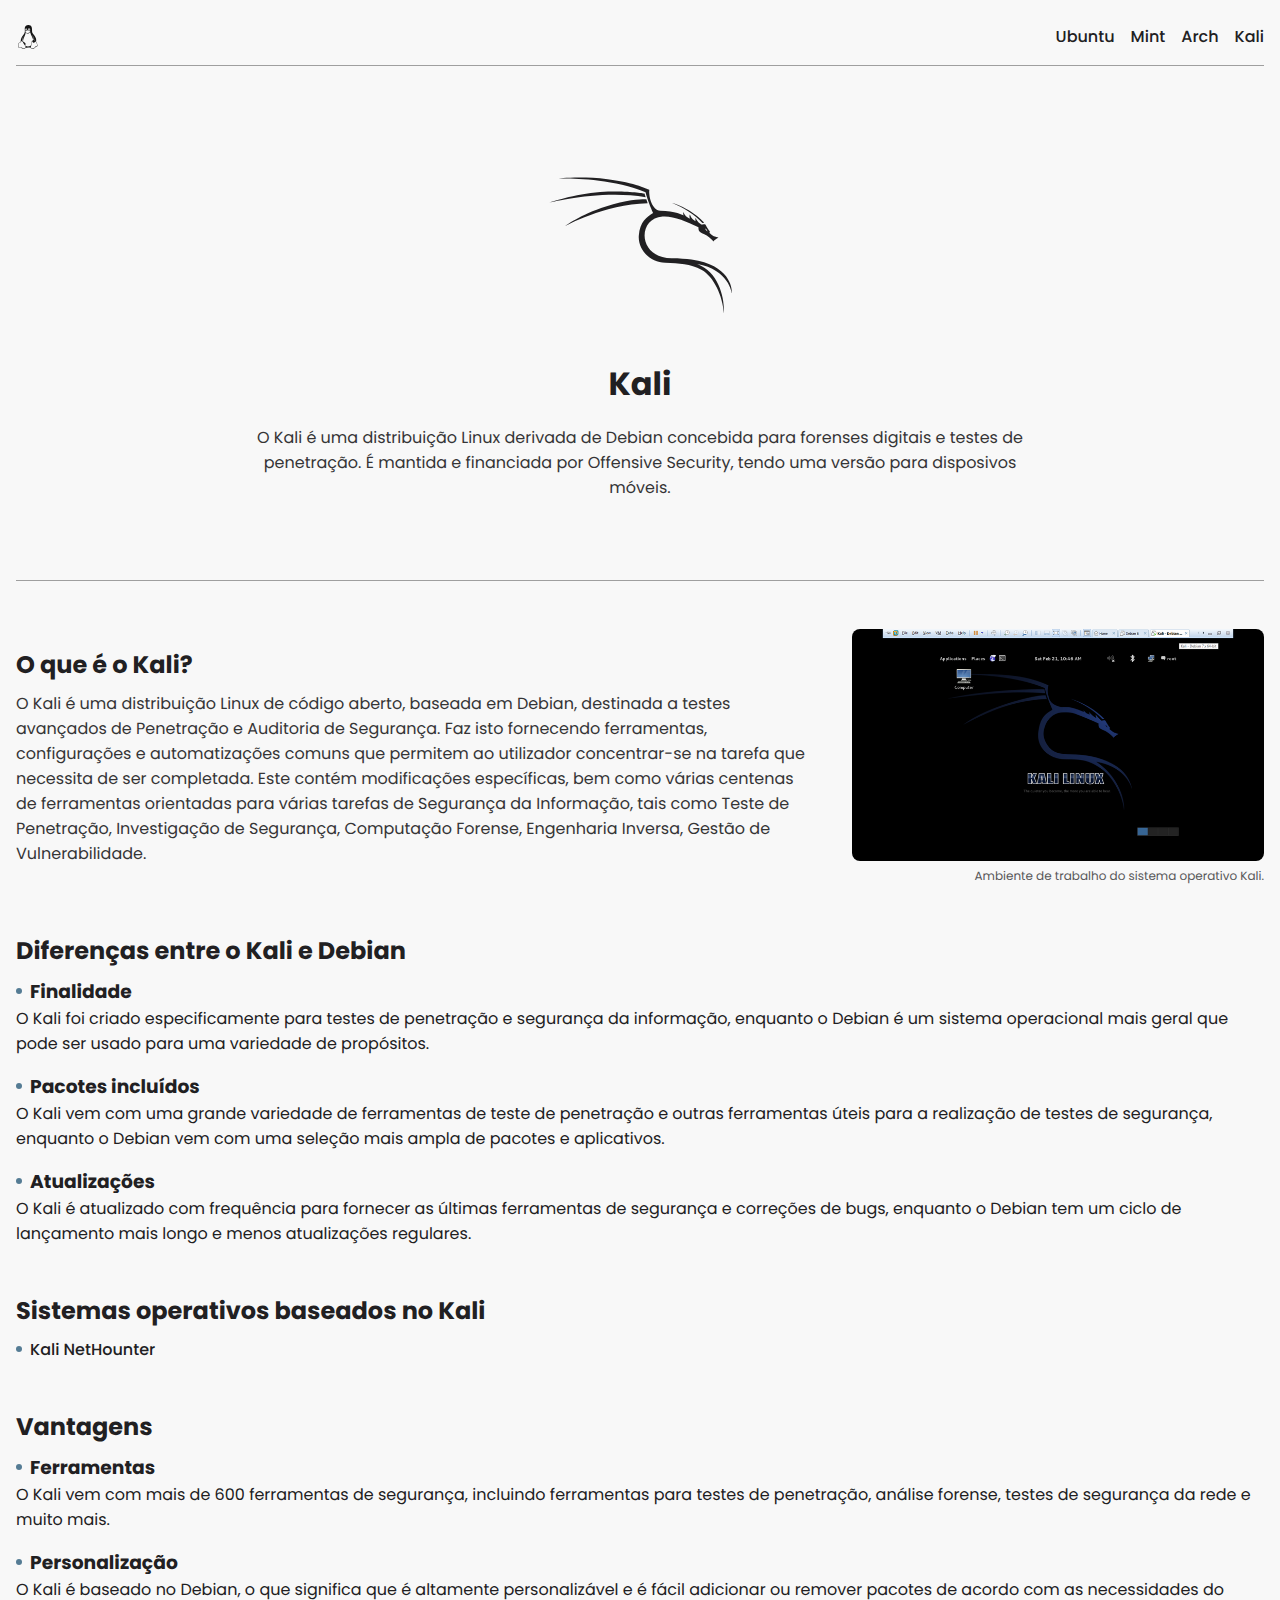
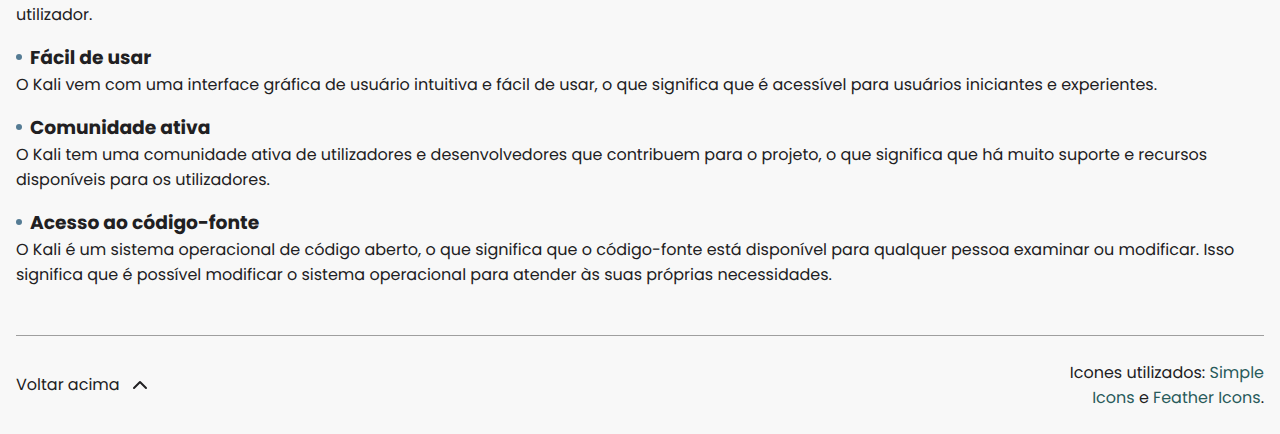
<file: kali.html>
<!DOCTYPE html>
<html lang="pt">
  <head>
    <meta charset="UTF-8" />
    <meta http-equiv="X-UA-Compatible" content="IE=edge" />
    <meta name="viewport" content="width=device-width, initial-scale=1.0" />
    <title>Linux Distros</title>

    <script src="js/footerScroll.js" type="module"></script>
    <link rel="stylesheet" href="styles.css" />

    <link
      rel="apple-touch-icon"
      sizes="180x180"
      href="assets/icons/apple-touch-icon.png"
    />
    <link
      rel="icon"
      type="image/png"
      sizes="32x32"
      href="assets/icons/favicon-32x32.png"
    />
    <link
      rel="icon"
      type="image/png"
      sizes="16x16"
      href="assets/icons/favicon-16x16.png"
    />
    <link rel="manifest" href="assets/icons/site.webmanifest" />
  </head>

  <body class="container">
    <header class="nav-bar">
      <a class="nav-bar__logo" href="index.html">
        <svg
          width="24"
          height="24"
          viewBox="0 0 24 24"
          fill="none"
          xmlns="http://www.w3.org/2000/svg"
        >
          <g clip-path="url(#clip0_7_3)">
            <path
              d="M12.504 0C12.349 0 12.189 0.008 12.024 0.021C7.79799 0.354 8.91899 4.828 8.85399 6.319C8.77799 7.411 8.55399 8.272 7.80399 9.339C6.91899 10.39 5.67699 12.089 5.08799 13.86C4.80999 14.692 4.67799 15.544 4.80099 16.349C4.75538 16.3859 4.71792 16.4319 4.69099 16.484C4.43099 16.752 4.24099 17.084 4.02799 17.323C3.82899 17.522 3.54299 17.59 3.23099 17.723C2.91799 17.859 2.57299 17.992 2.36699 18.403C2.27699 18.592 2.23099 18.797 2.23499 19.005C2.23499 19.204 2.26199 19.405 2.28999 19.541C2.34799 19.94 2.40599 20.269 2.32999 20.511C2.08099 21.191 2.04999 21.656 2.22399 21.995C2.39799 22.329 2.75899 22.465 3.16399 22.596C3.97399 22.796 5.07399 22.731 5.93799 23.196C6.86399 23.662 7.80399 23.866 8.55399 23.666C9.07999 23.55 9.52399 23.202 9.76199 22.72C10.349 22.717 10.992 22.451 12.022 22.386C12.721 22.328 13.596 22.653 14.599 22.586C14.624 22.72 14.662 22.784 14.713 22.919L14.716 22.922C15.107 23.7 15.829 24.054 16.6 23.993C17.371 23.933 18.192 23.457 18.857 22.687C19.488 21.922 20.54 21.603 21.235 21.184C21.583 20.985 21.864 20.715 21.884 20.331C21.907 19.931 21.684 19.52 21.17 18.955V18.858L21.167 18.855C20.997 18.655 20.917 18.32 20.829 17.929C20.744 17.528 20.647 17.143 20.337 16.883H20.334C20.275 16.829 20.211 16.816 20.146 16.748C20.0901 16.709 20.0241 16.6867 19.956 16.684C20.387 15.406 20.22 14.134 19.783 12.99C19.25 11.58 18.318 10.352 17.608 9.507C16.812 8.502 16.032 7.55 16.048 6.139C16.074 3.987 16.284 0.006 12.504 0V0ZM13.033 3.405H13.046C13.259 3.405 13.442 3.467 13.63 3.603C13.82 3.738 13.96 3.935 14.068 4.136C14.173 4.395 14.226 4.595 14.234 4.86C14.234 4.84 14.24 4.82 14.24 4.8V4.905C14.2378 4.89819 14.2364 4.89114 14.236 4.884L14.232 4.86C14.23 5.10303 14.179 5.34315 14.082 5.566C14.0353 5.69138 13.9627 5.80552 13.869 5.901C13.8407 5.885 13.8112 5.87097 13.781 5.859C13.677 5.814 13.583 5.795 13.497 5.726C13.4257 5.69761 13.3521 5.67553 13.277 5.66C13.327 5.6 13.423 5.527 13.46 5.462C13.513 5.334 13.542 5.198 13.548 5.06V5.04C13.5503 4.90419 13.5296 4.76896 13.487 4.64C13.442 4.506 13.386 4.44 13.304 4.307C13.22 4.241 13.137 4.175 13.037 4.175H13.021C12.928 4.175 12.845 4.205 12.759 4.307C12.664 4.39962 12.5936 4.51439 12.554 4.641C12.5009 4.76806 12.4704 4.90344 12.464 5.041V5.06C12.466 5.149 12.472 5.239 12.484 5.327C12.291 5.26 12.046 5.192 11.877 5.125C11.8669 5.05876 11.8609 4.99197 11.859 4.925V4.905C11.8511 4.64102 11.9024 4.37862 12.009 4.137C12.091 3.917 12.241 3.731 12.439 3.604C12.6099 3.47444 12.8185 3.40421 13.033 3.404V3.405ZM10.071 3.464H10.107C10.249 3.464 10.377 3.512 10.506 3.599C10.652 3.728 10.77 3.887 10.85 4.064C10.94 4.263 10.99 4.464 11.003 4.731V4.735C11.01 4.869 11.009 4.935 11.001 5.001V5.081C10.971 5.088 10.945 5.099 10.918 5.105C10.766 5.16 10.644 5.24 10.525 5.305C10.537 5.215 10.538 5.125 10.528 5.038V5.023C10.516 4.89 10.488 4.823 10.446 4.69C10.4148 4.58808 10.3576 4.49606 10.28 4.423C10.2553 4.40059 10.2264 4.38337 10.195 4.37238C10.1636 4.36138 10.1302 4.35683 10.097 4.359H10.076C10.005 4.365 9.94599 4.399 9.88999 4.491C9.8262 4.56842 9.78471 4.66177 9.76999 4.761C9.74296 4.86879 9.73517 4.9805 9.74699 5.091V5.106C9.75899 5.241 9.78399 5.306 9.82699 5.44C9.87299 5.574 9.92499 5.64 9.99299 5.708C10.003 5.717 10.013 5.726 10.027 5.732C9.95699 5.789 9.90999 5.802 9.85099 5.868C9.81357 5.90108 9.76858 5.92444 9.71999 5.936C9.61604 5.81083 9.52397 5.67625 9.44499 5.534C9.35045 5.32386 9.2978 5.0973 9.28999 4.867C9.27343 4.64126 9.30059 4.41445 9.36999 4.199C9.42507 4.00252 9.52156 3.8201 9.65299 3.664C9.78099 3.531 9.91299 3.464 10.071 3.464ZM11.441 5.17C11.773 5.17 12.174 5.235 12.657 5.569C12.95 5.769 13.18 5.838 13.709 6.037H13.712C13.967 6.173 14.117 6.303 14.19 6.436V6.305C14.2259 6.37771 14.2459 6.45724 14.2486 6.53828C14.2514 6.61932 14.2368 6.70001 14.206 6.775C14.083 7.085 13.69 7.418 13.143 7.617V7.619C12.875 7.754 12.642 7.952 12.368 8.084C12.092 8.219 11.78 8.376 11.356 8.351C11.2037 8.35889 11.0513 8.3361 10.908 8.284C10.7972 8.22374 10.6897 8.15765 10.586 8.086C10.391 7.951 10.223 7.754 9.97399 7.621V7.616H9.96899C9.56899 7.37 9.35299 7.104 9.28299 6.906C9.21299 6.638 9.27799 6.436 9.47599 6.306C9.69999 6.171 9.85599 6.035 9.95899 5.97C10.063 5.896 10.102 5.868 10.135 5.839H10.137V5.836C10.306 5.634 10.573 5.366 10.976 5.235C11.115 5.199 11.27 5.17 11.442 5.17H11.441ZM14.241 7.312C14.599 8.729 15.437 10.787 15.976 11.785C16.262 12.319 16.831 13.444 17.078 14.809C17.234 14.804 17.408 14.827 17.591 14.873C18.237 13.202 17.045 11.406 16.502 10.907C16.282 10.707 16.27 10.572 16.379 10.572C16.969 11.106 17.744 12.144 18.025 13.329C18.155 13.864 18.185 14.433 18.046 14.999C18.113 15.027 18.181 15.059 18.251 15.066C19.283 15.6 19.664 16.004 19.481 16.603V16.56C19.421 16.557 19.361 16.56 19.301 16.56H19.285C19.436 16.093 19.103 15.735 18.22 15.336C17.305 14.936 16.574 15 16.45 15.801C16.442 15.844 16.437 15.867 16.432 15.936C16.364 15.959 16.293 15.989 16.223 16C15.793 16.268 15.561 16.669 15.43 17.187C15.3 17.72 15.26 18.343 15.225 19.056V19.059C15.205 19.393 15.055 19.897 14.906 20.409C13.406 21.481 11.326 21.947 9.55799 20.743C9.44704 20.5491 9.31196 20.37 9.15599 20.21C9.08146 20.0859 8.98876 19.9736 8.88099 19.877C9.06299 19.877 9.21899 19.847 9.34599 19.81C9.48979 19.7433 9.60228 19.6236 9.65999 19.476C9.76799 19.209 9.65999 18.779 9.31499 18.313C8.96999 17.846 8.38399 17.318 7.52699 16.792C6.89699 16.392 6.54099 15.922 6.37699 15.396C6.21199 14.862 6.23399 14.311 6.36199 13.751C6.60699 12.681 7.23499 11.641 7.63599 10.988C7.74299 10.923 7.67299 11.123 7.22799 11.962C6.83199 12.713 6.08799 14.459 7.10599 15.816C7.14444 14.8259 7.36372 13.8512 7.75299 12.94C8.31699 11.662 9.49599 9.436 9.58899 7.672C9.63699 7.708 9.80599 7.807 9.87799 7.874C10.096 8.007 10.258 8.207 10.468 8.339C10.678 8.54 10.945 8.674 11.344 8.674C11.383 8.677 11.419 8.68 11.454 8.68C11.866 8.68 12.184 8.546 12.451 8.412C12.741 8.278 12.971 8.078 13.191 8.012H13.196C13.663 7.877 14.031 7.61 14.24 7.312H14.241ZM16.426 16.27C16.463 16.87 16.769 17.515 17.308 17.647C17.896 17.781 18.742 17.314 19.099 16.882L19.31 16.872C19.625 16.865 19.887 16.882 20.157 17.14L20.16 17.143C20.368 17.342 20.465 17.673 20.551 18.019C20.636 18.419 20.705 18.799 20.96 19.085C21.446 19.612 21.605 19.991 21.596 20.225L21.599 20.218V20.236L21.596 20.224C21.581 20.486 21.411 20.62 21.098 20.819C20.468 21.22 19.352 21.531 18.641 22.389C18.023 23.126 17.271 23.529 16.605 23.58C15.941 23.633 15.368 23.38 15.031 22.682L15.026 22.679C14.816 22.279 14.906 21.654 15.082 20.989C15.258 20.321 15.51 19.645 15.545 19.092C15.582 18.378 15.621 17.757 15.74 17.278C15.86 16.813 16.048 16.481 16.381 16.294L16.426 16.272V16.27ZM5.61199 16.319H5.62199C5.67499 16.319 5.72699 16.324 5.77899 16.333C6.15499 16.388 6.48499 16.666 6.80199 17.085L7.71199 18.749L7.71499 18.752C7.95799 19.285 8.46899 19.816 8.90399 20.389C9.33799 20.987 9.67399 21.52 9.63299 21.959V21.965C9.57599 22.709 9.15299 23.113 8.50799 23.259C7.86299 23.394 6.98799 23.261 6.11299 22.795C5.14499 22.259 3.99499 22.326 3.25599 22.193C2.88699 22.127 2.64599 21.993 2.53299 21.793C2.42299 21.593 2.41999 21.191 2.65599 20.563V20.559L2.65799 20.556C2.77499 20.222 2.68799 19.804 2.63099 19.438C2.57599 19.037 2.54799 18.728 2.67399 18.498C2.83399 18.164 3.06999 18.098 3.36399 17.965C3.65799 17.83 4.00399 17.763 4.27899 17.495H4.28099V17.493C4.53699 17.225 4.72599 16.892 4.94899 16.655C5.13899 16.454 5.32899 16.319 5.61199 16.319ZM12.771 7.245C12.336 7.446 11.826 7.78 11.283 7.78C10.741 7.78 10.313 7.513 10.003 7.314C9.84899 7.18 9.72299 7.046 9.62999 6.979C9.46599 6.845 9.48599 6.646 9.55599 6.646C9.66499 6.662 9.68499 6.78 9.75499 6.846C9.85099 6.912 9.96999 7.046 10.115 7.179C10.407 7.379 10.795 7.646 11.282 7.646C11.767 7.646 12.335 7.379 12.68 7.18C12.875 7.045 13.125 6.846 13.328 6.713C13.484 6.577 13.477 6.446 13.607 6.446C13.735 6.462 13.641 6.58 13.46 6.778C13.2382 6.94575 13.0079 7.10195 12.77 7.246L12.771 7.245ZM11.689 5.662V5.64C11.683 5.62 11.702 5.598 11.718 5.59C11.792 5.547 11.898 5.563 11.978 5.594C12.041 5.594 12.138 5.661 12.128 5.729C12.122 5.778 12.043 5.795 11.993 5.795C11.938 5.795 11.901 5.752 11.852 5.727C11.8 5.709 11.706 5.719 11.689 5.662ZM11.138 5.662C11.118 5.72 11.025 5.711 10.972 5.728C10.925 5.753 10.886 5.796 10.832 5.796C10.782 5.796 10.702 5.776 10.696 5.728C10.686 5.662 10.784 5.595 10.846 5.595C10.926 5.564 11.03 5.548 11.105 5.59C11.124 5.599 11.141 5.62 11.135 5.64V5.66H11.138V5.662Z"
              fill="#141414"
            />
          </g>
          <defs>
            <clipPath id="clip0_7_3">
              <rect width="24" height="24" fill="white" />
            </clipPath>
          </defs>
        </svg>
      </a>

      <nav>
        <ul>
          <li><a href="ubuntu.html">Ubuntu</a></li>
          <li><a href="mint.html">Mint</a></li>
          <li><a href="arch.html">Arch</a></li>
          <li><a href="kali.html">Kali</a></li>
        </ul>
      </nav>
    </header>
    <main class="main-hero">
      <svg
        width="199"
        height="199"
        id="footer-logo"
        viewBox="0 0 135.47 135.47"
      >
        <path
          fill="currentcolor"
          d="m71.766 36.352s-10.212-.6795-27.602 4.7619c-17.722 5.5452-27.773 13.405-27.773 13.405s26.414-14.748 56.228-15.586zm38.09 16.035 1.3276-.08664s-7.6062-9.2286-22.165-13.724c8.1839 3.3267 15.307 7.7345 20.837 13.81zm2.1727 3.8344c.20411-.3539.86302 1.1243 1.3634 1.7453.0212.124.0564.19967-.23373.13998-.0244-.12747-.0665-.16444-.0665-.16444s-.70029-.41667-.91499-.71224c-.21487-.29556-.253-.81255-.14825-1.0086zm17.867 43.93s1.6147-18.538-27.511-22.812c-3.6915-.54163-8.3599-.9585-13.082-.97044-23.344.30865-24.195-26.924-6.6044-28.299 7.2901-.60152 15.995 3.3311 24.505 7.2941-.0316 1.0569.0121 1.9961.70646 2.864.69414.86762 3.3607 1.8142 4.2128 2.3031.85203.48907 3.5816 2.2245 5.2543 4.4017.36275-.67854 3.3921-2.6504 3.3921-2.6504s-.72571.01579-2.414-.61519c-1.6885-.63098-3.6921-2.5401-3.7395-2.6504-.0473-.11052-.0788-.28401.31578-.36295.2996-.25224-.37893-1.0727-.67874-1.3723-.2996-.2998-2.3036-3.7073-2.3508-3.7863-.0473-.07894-.0632-.1577-.20507-.25243-.4419-.1421-2.3826.20506-2.3826.20506s-2.9847-1.4659-4.0135-4.6264c.015.55358-.5118 1.158.0 2.4298-1.5562-.65832-2.8929-1.7811-3.9472-4.5557-.62751 1.5781.0 2.5815.0 2.5815s-3.6646-1.024-4.2509-4.4036c-.6435 1.5171.0 2.4296.0 2.4296s-5.9742-3.1172-15.901-3.1624c-6.646-.60961-8.0296-12.301-7.4139-14.269.0.0-9.586-5.0521-28.456-7.2841-18.87-2.2322-34.346-.33638-34.346-.33638s33.421-1.6039 60.195 9.2356c.91018 4.0709 3.6482 10.851 5.1229 14.11-4.2197 2.9175-8.9781 5.6609-9.7191 15.391-.74074 9.7297 7.6245 18.288 17.998 18.552 9.8502.52469 16.656.59921 24.905 4.8759 7.8739 4.3537 14.33 17.62 14.969 29.551.69008-8.8524-2.632-27.889-18.134-33.669 21.667 3.7917 23.573 19.854 23.573 19.854zm-58.64-65.253-.77963-2.5147s-12.864-2.2844-30.16-1.055c-17.296 1.2294-34.759 7.2839-34.759 7.2839s35.732-8.991 65.698-3.7143"
        ></path>
      </svg>
      <h1>Kali</h1>
      <p>
        O Kali é uma distribuição Linux derivada de Debian concebida para
        forenses digitais e testes de penetração. É mantida e financiada por
        Offensive Security, tendo uma versão para disposivos móveis.
      </p>
    </main>
    <section class="description-section">
      <div>
        <h2>O que é o Kali?</h2>
        <p>
          O Kali é uma distribuição Linux de código aberto, baseada em Debian,
          destinada a testes avançados de Penetração e Auditoria de Segurança.
          Faz isto fornecendo ferramentas, configurações e automatizações comuns
          que permitem ao utilizador concentrar-se na tarefa que necessita de
          ser completada. Este contém modificações específicas, bem como várias
          centenas de ferramentas orientadas para várias tarefas de Segurança da
          Informação, tais como Teste de Penetração, Investigação de Segurança,
          Computação Forense, Engenharia Inversa, Gestão de Vulnerabilidade.
        </p>
      </div>

      <figure>
        <img
          src="assets/img/kali.png"
          alt="Ambiente de trabalho do sistema operativo Kali."
        />
        <figcaption>Ambiente de trabalho do sistema operativo Kali.</figcaption>
      </figure>
    </section>
    <section class="advantages-section__kali">
      <h2>Diferenças entre o Kali e Debian</h2>
      <dl>
        <dt>
          <h3>Finalidade</h3>
        </dt>
        <dd>
          O Kali foi criado especificamente para testes de penetração e
          segurança da informação, enquanto o Debian é um sistema operacional
          mais geral que pode ser usado para uma variedade de propósitos.
        </dd>
        <dt>
          <h3>Pacotes incluídos</h3>
        </dt>
        <dd>
          O Kali vem com uma grande variedade de ferramentas de teste de
          penetração e outras ferramentas úteis para a realização de testes de
          segurança, enquanto o Debian vem com uma seleção mais ampla de pacotes
          e aplicativos.
        </dd>
        <dt>
          <h3>Atualizações</h3>
        </dt>
        <dd>
          O Kali é atualizado com frequência para fornecer as últimas
          ferramentas de segurança e correções de bugs, enquanto o Debian tem um
          ciclo de lançamento mais longo e menos atualizações regulares.
        </dd>
      </dl>
    </section>
    <section>
      <h2>Sistemas operativos baseados no Kali</h2>
      <ul class="ul__kali">
        <li>
          <h4>Kali NetHounter</h4>
        </li>
      </ul>
    </section>
    <section class="advantages-section__kali">
      <h2>Vantagens</h2>
      <dl>
        <dt>
          <h3>Ferramentas</h3>
        </dt>
        <dd>
          O Kali vem com mais de 600 ferramentas de segurança, incluindo
          ferramentas para testes de penetração, análise forense, testes de
          segurança da rede e muito mais.
        </dd>
        <dt>
          <h3>Personalização</h3>
        </dt>
        <dd>
          O Kali é baseado no Debian, o que significa que é altamente
          personalizável e é fácil adicionar ou remover pacotes de acordo com as
          necessidades do utilizador.
        </dd>
        <dt>
          <h3>Fácil de usar</h3>
        </dt>
        <dd>
          O Kali vem com uma interface gráfica de usuário intuitiva e fácil de
          usar, o que significa que é acessível para usuários iniciantes e
          experientes.
        </dd>
        <dt>
          <h3>Comunidade ativa</h3>
        </dt>
        <dd>
          O Kali tem uma comunidade ativa de utilizadores e desenvolvedores que
          contribuem para o projeto, o que significa que há muito suporte e
          recursos disponíveis para os utilizadores.
        </dd>
        <dt>
          <h3>Acesso ao código-fonte</h3>
        </dt>
        <dd>
          O Kali é um sistema operacional de código aberto, o que significa que
          o código-fonte está disponível para qualquer pessoa examinar ou
          modificar. Isso significa que é possível modificar o sistema
          operacional para atender às suas próprias necessidades.
        </dd>
      </dl>
    </section>
    <footer>
      <div class="footer-container">
        <button id="footerScrollButton">
          Voltar acima

          <svg
            xmlns="http://www.w3.org/2000/svg"
            width="24"
            height="24"
            viewBox="0 0 24 24"
            fill="none"
            stroke="currentColor"
            stroke-width="2"
            stroke-linecap="round"
            stroke-linejoin="round"
            class="feather feather-chevron-up"
          >
            <polyline points="18 15 12 9 6 15"></polyline>
          </svg>
        </button>
        <div class="footer-attribution">
          Icones utilizados:
          <a href="https://simpleicons.org/" class="footer-attribution-item"
            >Simple Icons</a
          >
          e
          <a href="https://feathericons.com/" class="footer-attribution-item"
            >Feather Icons</a
          >.
        </div>
      </div>
    </footer>
  </body>
</html>
</file>
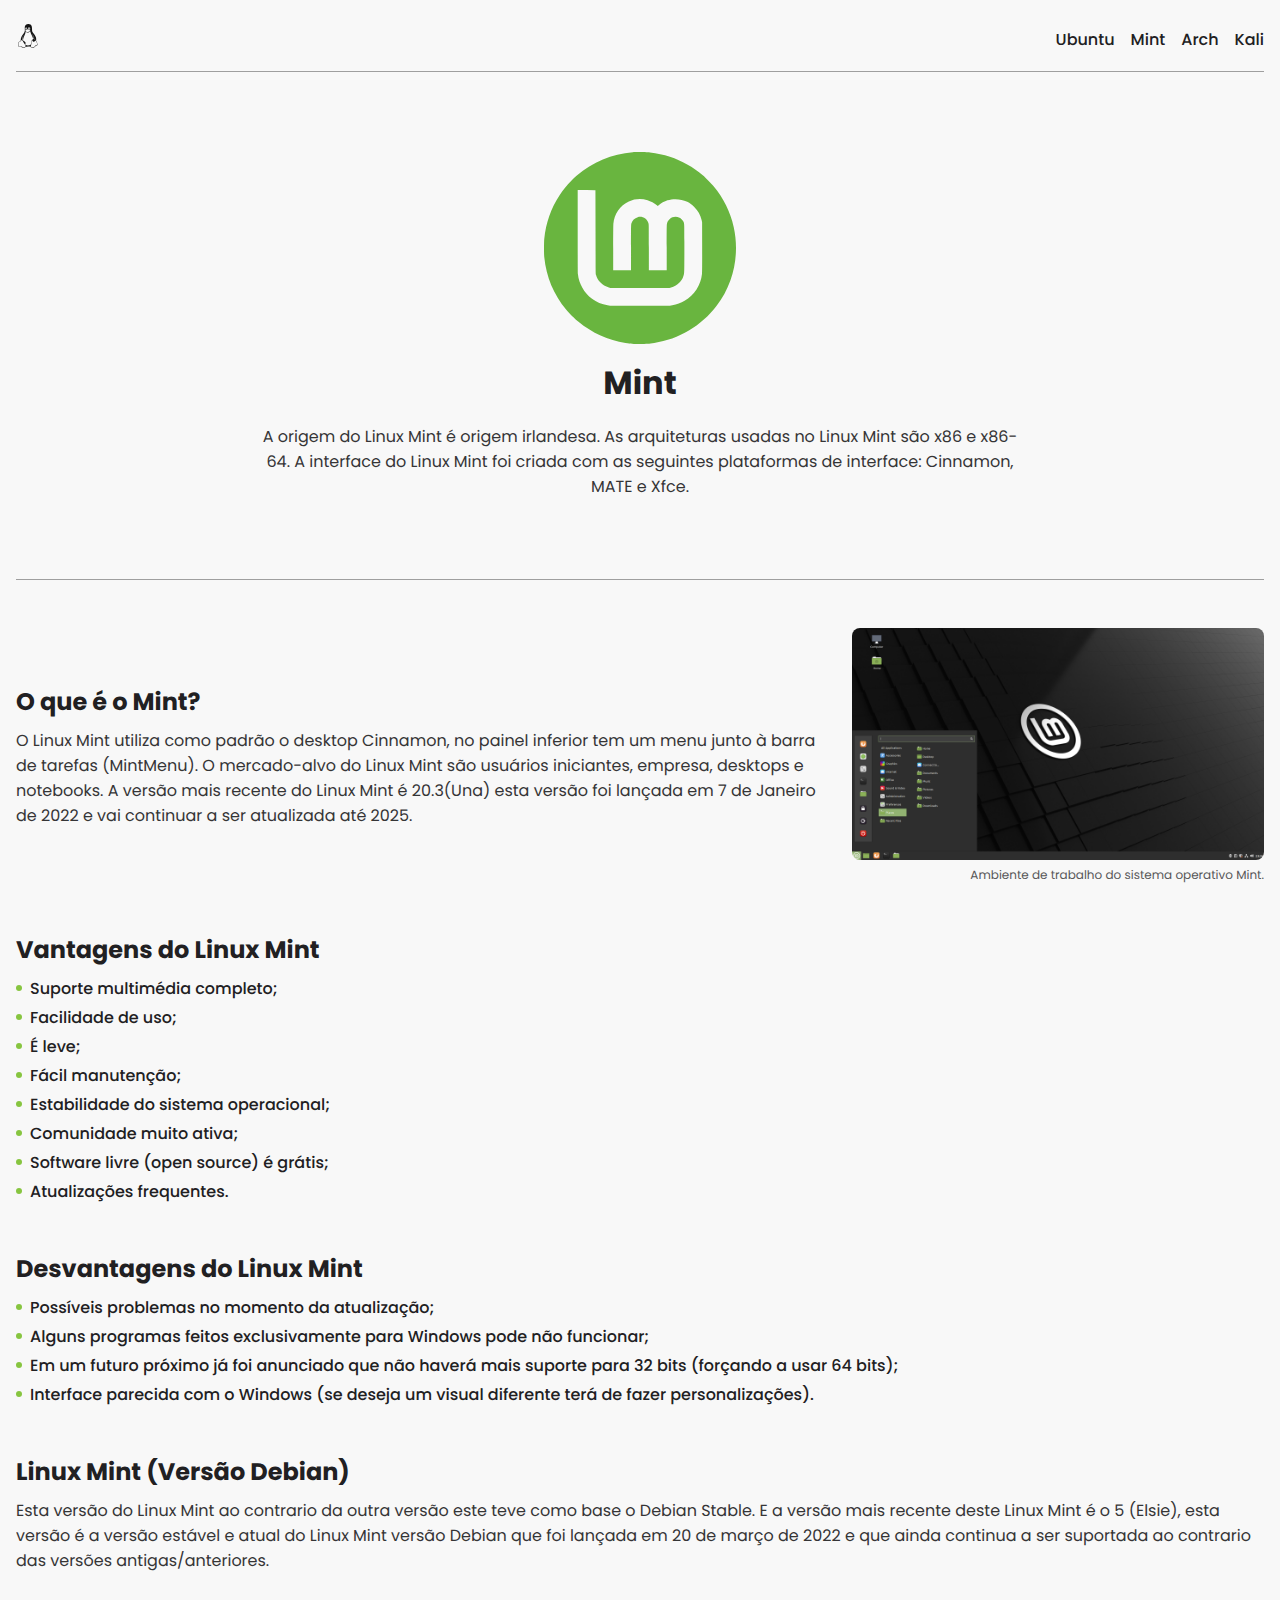
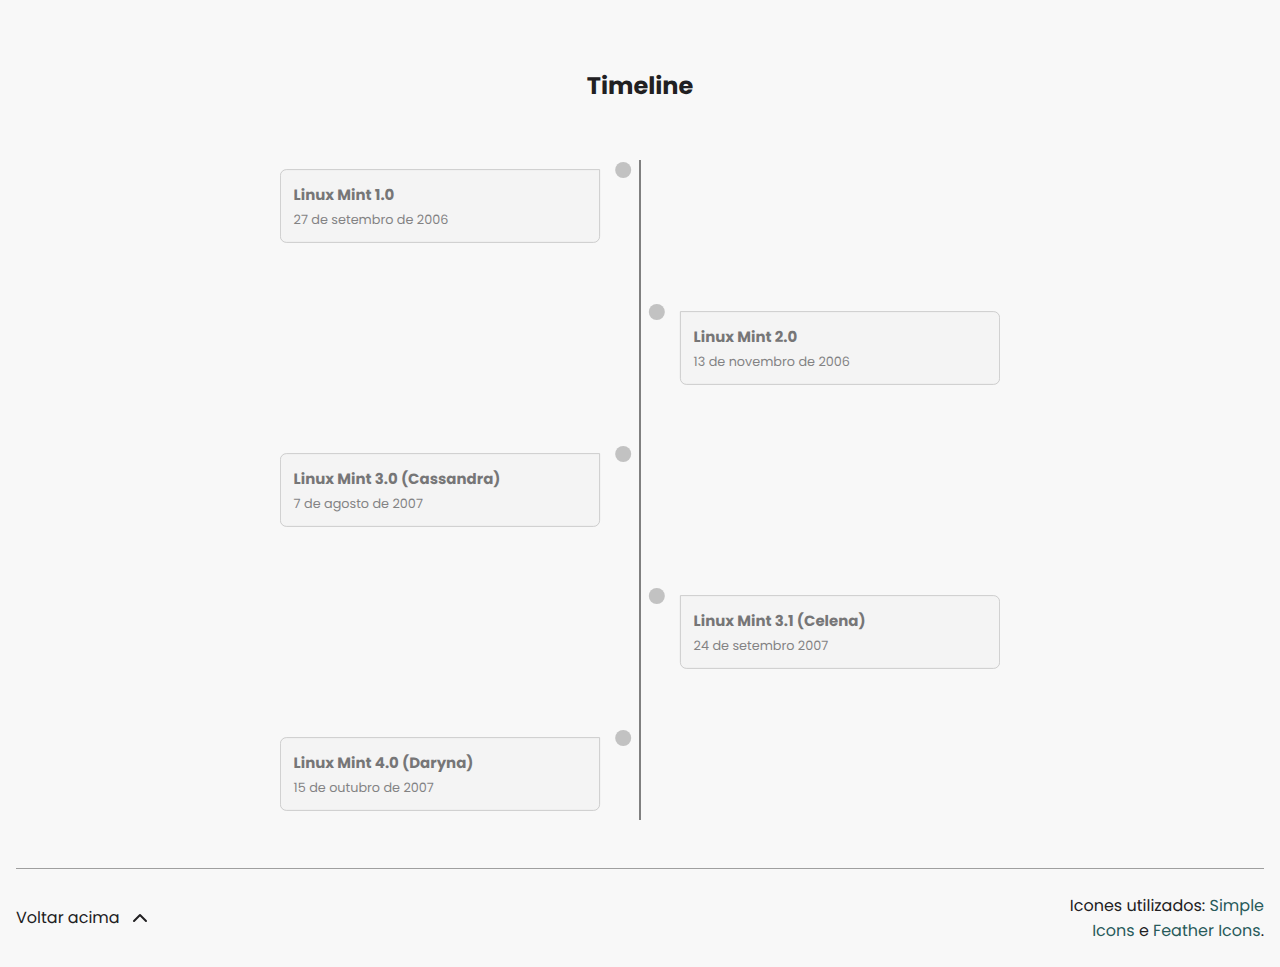
<file: mint.html>
<!DOCTYPE html>
<html lang="pt">
  <head>
    <meta charset="UTF-8" />
    <meta http-equiv="X-UA-Compatible" content="IE=edge" />
    <meta name="viewport" content="width=device-width, initial-scale=1.0" />
    <title>Linux Distros</title>

    <script src="js/footerScroll.js" type="module"></script>
    <script src="js/timelineAnimation.js" type="module"></script>

    <link rel="stylesheet" href="styles.css" />

    <link
      rel="apple-touch-icon"
      sizes="180x180"
      href="assets/icons/apple-touch-icon.png"
    />
    <link
      rel="icon"
      type="image/png"
      sizes="32x32"
      href="assets/icons/favicon-32x32.png"
    />
    <link
      rel="icon"
      type="image/png"
      sizes="16x16"
      href="assets/icons/favicon-16x16.png"
    />
    <link rel="manifest" href="assets/icons/site.webmanifest" />
  </head>
  <body class="container">
    <header class="nav-bar">
      <a class="nav-bar--logo" href="index.html">
        <svg
          width="24"
          height="24"
          viewBox="0 0 24 24"
          fill="none"
          xmlns="http://www.w3.org/2000/svg"
        >
          <g clip-path="url(#clip0_7_3)">
            <path
              d="M12.504 0C12.349 0 12.189 0.008 12.024 0.021C7.79799 0.354 8.91899 4.828 8.85399 6.319C8.77799 7.411 8.55399 8.272 7.80399 9.339C6.91899 10.39 5.67699 12.089 5.08799 13.86C4.80999 14.692 4.67799 15.544 4.80099 16.349C4.75538 16.3859 4.71792 16.4319 4.69099 16.484C4.43099 16.752 4.24099 17.084 4.02799 17.323C3.82899 17.522 3.54299 17.59 3.23099 17.723C2.91799 17.859 2.57299 17.992 2.36699 18.403C2.27699 18.592 2.23099 18.797 2.23499 19.005C2.23499 19.204 2.26199 19.405 2.28999 19.541C2.34799 19.94 2.40599 20.269 2.32999 20.511C2.08099 21.191 2.04999 21.656 2.22399 21.995C2.39799 22.329 2.75899 22.465 3.16399 22.596C3.97399 22.796 5.07399 22.731 5.93799 23.196C6.86399 23.662 7.80399 23.866 8.55399 23.666C9.07999 23.55 9.52399 23.202 9.76199 22.72C10.349 22.717 10.992 22.451 12.022 22.386C12.721 22.328 13.596 22.653 14.599 22.586C14.624 22.72 14.662 22.784 14.713 22.919L14.716 22.922C15.107 23.7 15.829 24.054 16.6 23.993C17.371 23.933 18.192 23.457 18.857 22.687C19.488 21.922 20.54 21.603 21.235 21.184C21.583 20.985 21.864 20.715 21.884 20.331C21.907 19.931 21.684 19.52 21.17 18.955V18.858L21.167 18.855C20.997 18.655 20.917 18.32 20.829 17.929C20.744 17.528 20.647 17.143 20.337 16.883H20.334C20.275 16.829 20.211 16.816 20.146 16.748C20.0901 16.709 20.0241 16.6867 19.956 16.684C20.387 15.406 20.22 14.134 19.783 12.99C19.25 11.58 18.318 10.352 17.608 9.507C16.812 8.502 16.032 7.55 16.048 6.139C16.074 3.987 16.284 0.006 12.504 0V0ZM13.033 3.405H13.046C13.259 3.405 13.442 3.467 13.63 3.603C13.82 3.738 13.96 3.935 14.068 4.136C14.173 4.395 14.226 4.595 14.234 4.86C14.234 4.84 14.24 4.82 14.24 4.8V4.905C14.2378 4.89819 14.2364 4.89114 14.236 4.884L14.232 4.86C14.23 5.10303 14.179 5.34315 14.082 5.566C14.0353 5.69138 13.9627 5.80552 13.869 5.901C13.8407 5.885 13.8112 5.87097 13.781 5.859C13.677 5.814 13.583 5.795 13.497 5.726C13.4257 5.69761 13.3521 5.67553 13.277 5.66C13.327 5.6 13.423 5.527 13.46 5.462C13.513 5.334 13.542 5.198 13.548 5.06V5.04C13.5503 4.90419 13.5296 4.76896 13.487 4.64C13.442 4.506 13.386 4.44 13.304 4.307C13.22 4.241 13.137 4.175 13.037 4.175H13.021C12.928 4.175 12.845 4.205 12.759 4.307C12.664 4.39962 12.5936 4.51439 12.554 4.641C12.5009 4.76806 12.4704 4.90344 12.464 5.041V5.06C12.466 5.149 12.472 5.239 12.484 5.327C12.291 5.26 12.046 5.192 11.877 5.125C11.8669 5.05876 11.8609 4.99197 11.859 4.925V4.905C11.8511 4.64102 11.9024 4.37862 12.009 4.137C12.091 3.917 12.241 3.731 12.439 3.604C12.6099 3.47444 12.8185 3.40421 13.033 3.404V3.405ZM10.071 3.464H10.107C10.249 3.464 10.377 3.512 10.506 3.599C10.652 3.728 10.77 3.887 10.85 4.064C10.94 4.263 10.99 4.464 11.003 4.731V4.735C11.01 4.869 11.009 4.935 11.001 5.001V5.081C10.971 5.088 10.945 5.099 10.918 5.105C10.766 5.16 10.644 5.24 10.525 5.305C10.537 5.215 10.538 5.125 10.528 5.038V5.023C10.516 4.89 10.488 4.823 10.446 4.69C10.4148 4.58808 10.3576 4.49606 10.28 4.423C10.2553 4.40059 10.2264 4.38337 10.195 4.37238C10.1636 4.36138 10.1302 4.35683 10.097 4.359H10.076C10.005 4.365 9.94599 4.399 9.88999 4.491C9.8262 4.56842 9.78471 4.66177 9.76999 4.761C9.74296 4.86879 9.73517 4.9805 9.74699 5.091V5.106C9.75899 5.241 9.78399 5.306 9.82699 5.44C9.87299 5.574 9.92499 5.64 9.99299 5.708C10.003 5.717 10.013 5.726 10.027 5.732C9.95699 5.789 9.90999 5.802 9.85099 5.868C9.81357 5.90108 9.76858 5.92444 9.71999 5.936C9.61604 5.81083 9.52397 5.67625 9.44499 5.534C9.35045 5.32386 9.2978 5.0973 9.28999 4.867C9.27343 4.64126 9.30059 4.41445 9.36999 4.199C9.42507 4.00252 9.52156 3.8201 9.65299 3.664C9.78099 3.531 9.91299 3.464 10.071 3.464ZM11.441 5.17C11.773 5.17 12.174 5.235 12.657 5.569C12.95 5.769 13.18 5.838 13.709 6.037H13.712C13.967 6.173 14.117 6.303 14.19 6.436V6.305C14.2259 6.37771 14.2459 6.45724 14.2486 6.53828C14.2514 6.61932 14.2368 6.70001 14.206 6.775C14.083 7.085 13.69 7.418 13.143 7.617V7.619C12.875 7.754 12.642 7.952 12.368 8.084C12.092 8.219 11.78 8.376 11.356 8.351C11.2037 8.35889 11.0513 8.3361 10.908 8.284C10.7972 8.22374 10.6897 8.15765 10.586 8.086C10.391 7.951 10.223 7.754 9.97399 7.621V7.616H9.96899C9.56899 7.37 9.35299 7.104 9.28299 6.906C9.21299 6.638 9.27799 6.436 9.47599 6.306C9.69999 6.171 9.85599 6.035 9.95899 5.97C10.063 5.896 10.102 5.868 10.135 5.839H10.137V5.836C10.306 5.634 10.573 5.366 10.976 5.235C11.115 5.199 11.27 5.17 11.442 5.17H11.441ZM14.241 7.312C14.599 8.729 15.437 10.787 15.976 11.785C16.262 12.319 16.831 13.444 17.078 14.809C17.234 14.804 17.408 14.827 17.591 14.873C18.237 13.202 17.045 11.406 16.502 10.907C16.282 10.707 16.27 10.572 16.379 10.572C16.969 11.106 17.744 12.144 18.025 13.329C18.155 13.864 18.185 14.433 18.046 14.999C18.113 15.027 18.181 15.059 18.251 15.066C19.283 15.6 19.664 16.004 19.481 16.603V16.56C19.421 16.557 19.361 16.56 19.301 16.56H19.285C19.436 16.093 19.103 15.735 18.22 15.336C17.305 14.936 16.574 15 16.45 15.801C16.442 15.844 16.437 15.867 16.432 15.936C16.364 15.959 16.293 15.989 16.223 16C15.793 16.268 15.561 16.669 15.43 17.187C15.3 17.72 15.26 18.343 15.225 19.056V19.059C15.205 19.393 15.055 19.897 14.906 20.409C13.406 21.481 11.326 21.947 9.55799 20.743C9.44704 20.5491 9.31196 20.37 9.15599 20.21C9.08146 20.0859 8.98876 19.9736 8.88099 19.877C9.06299 19.877 9.21899 19.847 9.34599 19.81C9.48979 19.7433 9.60228 19.6236 9.65999 19.476C9.76799 19.209 9.65999 18.779 9.31499 18.313C8.96999 17.846 8.38399 17.318 7.52699 16.792C6.89699 16.392 6.54099 15.922 6.37699 15.396C6.21199 14.862 6.23399 14.311 6.36199 13.751C6.60699 12.681 7.23499 11.641 7.63599 10.988C7.74299 10.923 7.67299 11.123 7.22799 11.962C6.83199 12.713 6.08799 14.459 7.10599 15.816C7.14444 14.8259 7.36372 13.8512 7.75299 12.94C8.31699 11.662 9.49599 9.436 9.58899 7.672C9.63699 7.708 9.80599 7.807 9.87799 7.874C10.096 8.007 10.258 8.207 10.468 8.339C10.678 8.54 10.945 8.674 11.344 8.674C11.383 8.677 11.419 8.68 11.454 8.68C11.866 8.68 12.184 8.546 12.451 8.412C12.741 8.278 12.971 8.078 13.191 8.012H13.196C13.663 7.877 14.031 7.61 14.24 7.312H14.241ZM16.426 16.27C16.463 16.87 16.769 17.515 17.308 17.647C17.896 17.781 18.742 17.314 19.099 16.882L19.31 16.872C19.625 16.865 19.887 16.882 20.157 17.14L20.16 17.143C20.368 17.342 20.465 17.673 20.551 18.019C20.636 18.419 20.705 18.799 20.96 19.085C21.446 19.612 21.605 19.991 21.596 20.225L21.599 20.218V20.236L21.596 20.224C21.581 20.486 21.411 20.62 21.098 20.819C20.468 21.22 19.352 21.531 18.641 22.389C18.023 23.126 17.271 23.529 16.605 23.58C15.941 23.633 15.368 23.38 15.031 22.682L15.026 22.679C14.816 22.279 14.906 21.654 15.082 20.989C15.258 20.321 15.51 19.645 15.545 19.092C15.582 18.378 15.621 17.757 15.74 17.278C15.86 16.813 16.048 16.481 16.381 16.294L16.426 16.272V16.27ZM5.61199 16.319H5.62199C5.67499 16.319 5.72699 16.324 5.77899 16.333C6.15499 16.388 6.48499 16.666 6.80199 17.085L7.71199 18.749L7.71499 18.752C7.95799 19.285 8.46899 19.816 8.90399 20.389C9.33799 20.987 9.67399 21.52 9.63299 21.959V21.965C9.57599 22.709 9.15299 23.113 8.50799 23.259C7.86299 23.394 6.98799 23.261 6.11299 22.795C5.14499 22.259 3.99499 22.326 3.25599 22.193C2.88699 22.127 2.64599 21.993 2.53299 21.793C2.42299 21.593 2.41999 21.191 2.65599 20.563V20.559L2.65799 20.556C2.77499 20.222 2.68799 19.804 2.63099 19.438C2.57599 19.037 2.54799 18.728 2.67399 18.498C2.83399 18.164 3.06999 18.098 3.36399 17.965C3.65799 17.83 4.00399 17.763 4.27899 17.495H4.28099V17.493C4.53699 17.225 4.72599 16.892 4.94899 16.655C5.13899 16.454 5.32899 16.319 5.61199 16.319ZM12.771 7.245C12.336 7.446 11.826 7.78 11.283 7.78C10.741 7.78 10.313 7.513 10.003 7.314C9.84899 7.18 9.72299 7.046 9.62999 6.979C9.46599 6.845 9.48599 6.646 9.55599 6.646C9.66499 6.662 9.68499 6.78 9.75499 6.846C9.85099 6.912 9.96999 7.046 10.115 7.179C10.407 7.379 10.795 7.646 11.282 7.646C11.767 7.646 12.335 7.379 12.68 7.18C12.875 7.045 13.125 6.846 13.328 6.713C13.484 6.577 13.477 6.446 13.607 6.446C13.735 6.462 13.641 6.58 13.46 6.778C13.2382 6.94575 13.0079 7.10195 12.77 7.246L12.771 7.245ZM11.689 5.662V5.64C11.683 5.62 11.702 5.598 11.718 5.59C11.792 5.547 11.898 5.563 11.978 5.594C12.041 5.594 12.138 5.661 12.128 5.729C12.122 5.778 12.043 5.795 11.993 5.795C11.938 5.795 11.901 5.752 11.852 5.727C11.8 5.709 11.706 5.719 11.689 5.662ZM11.138 5.662C11.118 5.72 11.025 5.711 10.972 5.728C10.925 5.753 10.886 5.796 10.832 5.796C10.782 5.796 10.702 5.776 10.696 5.728C10.686 5.662 10.784 5.595 10.846 5.595C10.926 5.564 11.03 5.548 11.105 5.59C11.124 5.599 11.141 5.62 11.135 5.64V5.66H11.138V5.662Z"
              fill="#141414"
            />
          </g>
          <defs>
            <clipPath id="clip0_7_3">
              <rect width="24" height="24" fill="white" />
            </clipPath>
          </defs>
        </svg>
      </a>

      <nav>
        <ul>
          <li><a href="ubuntu.html">Ubuntu</a></li>
          <li><a href="mint.html">Mint</a></li>
          <li><a href="arch.html">Arch</a></li>
          <li><a href="kali.html">Kali</a></li>
        </ul>
      </nav>
    </header>
    <main class="main-hero">
      <svg
        width="192"
        height="192"
        viewBox="0 0 192 192"
        fill="none"
        xmlns="http://www.w3.org/2000/svg"
      >
        <path
          fill-rule="evenodd"
          clip-rule="evenodd"
          d="M88.8289 0.125222C67.7887 1.81372 48.7006 9.79746 32.8366 23.5448C31.5839 24.6303 29.1054 26.9994 27.3289 28.8094C22.5282 33.7001 19.2601 37.7442 15.5864 43.3395C6.94845 56.4963 1.95508 70.7261 0.248549 87.0486C-0.0828496 90.2187 -0.0828496 101.72 0.248549 104.89C2.35101 125 9.55351 142.251 22.2797 157.656C24.6502 160.525 31.2891 167.162 34.1831 169.555C48.2172 181.159 64.1148 188.345 81.5214 190.951C87.0631 191.781 89.079 191.915 95.9465 191.915C102.771 191.915 104.792 191.782 110.277 190.969C134.972 187.311 157.176 174.091 172.627 153.847C178.274 146.449 183.027 137.669 186.39 128.426C192.48 111.689 193.657 92.6586 189.699 74.9117C186.387 60.0559 179.594 46.3215 169.606 34.283C167.147 31.3201 161.889 25.9861 158.772 23.2933C149.131 14.9651 137.848 8.57018 125.88 4.65167C119.475 2.55453 113.105 1.19021 106.006 0.395313C102.787 0.0348743 92.0573 -0.133861 88.8289 0.125222ZM51.5323 79.836C51.6212 118.852 51.6485 121.57 51.9607 122.637C52.8625 125.717 54.2522 128.219 56.2423 130.344C58.6128 132.875 61.5102 134.61 64.8661 135.505L66.432 135.923H95.9465H125.461L127.074 135.48C130.204 134.62 132.643 133.251 134.953 131.057C136.679 129.417 138.26 127.112 139.129 124.965C140.414 121.79 140.361 123.035 140.361 96.3915C140.361 69.8937 140.427 71.4328 139.2 69.2705C138.524 68.0803 136.721 66.3717 135.535 65.7975C132.083 64.1265 128.325 64.6811 125.523 67.2746C124.23 68.4722 123.572 69.5038 123.067 71.1287C122.724 72.2273 122.709 73.2817 122.709 95.227V118.176H113.788H104.867L104.856 95.4474C104.846 74.5949 104.819 72.6153 104.519 71.4692C103.297 66.7858 98.4324 63.9181 93.7704 65.1324C90.6208 65.9528 88.1833 68.3673 87.3736 71.4692C87.0745 72.6153 87.0468 74.5949 87.0367 95.4474L87.0257 118.176H78.1049H69.1841L69.1872 96.1117C69.1889 83.3631 69.269 73.0852 69.3766 71.7693C70.1692 62.0908 76.0245 53.6688 84.8174 49.5597C90.721 46.8009 97.1846 46.353 103.539 48.2622C106.647 49.1961 110.356 51.2044 112.879 53.3196L113.772 54.0687L114.682 53.2676C116.8 51.4012 120.597 49.2709 123.468 48.3384C126.12 47.4768 128.356 47.1327 131.345 47.1259C135.772 47.1158 139.409 47.9496 143.256 49.8568C145.986 51.2099 147.785 52.5239 150.257 54.969C154.115 58.7859 156.431 62.974 157.661 68.3591L158.093 70.2509L158.156 95.0203C158.199 111.584 158.154 120.413 158.019 121.67C156.795 133.113 150.397 143.095 140.582 148.872C136.904 151.037 132.884 152.494 128.308 153.319L125.841 153.765H95.9465H66.0524L63.5849 153.319C57.6867 152.255 52.5206 150.053 48.021 146.686C40.1164 140.77 34.9727 131.758 33.8933 121.933C33.756 120.684 33.6907 106.855 33.6907 79.0825V38.0753L42.5641 38.1246L51.4374 38.174L51.5323 79.836Z"
          fill="#69B53F"
        />
      </svg>
      <h1>Mint</h1>
      <p>
        A origem do Linux Mint é origem irlandesa. As arquiteturas usadas no
        Linux Mint são x86 e x86-64. A interface do Linux Mint foi criada com as
        seguintes plataformas de interface: Cinnamon, MATE e Xfce.
      </p>
    </main>
    <section class="description-section">
      <div>
        <h2>O que é o Mint?</h2>
        <p>
          O Linux Mint utiliza como padrão o desktop Cinnamon, no painel
          inferior tem um menu junto à barra de tarefas (MintMenu). O
          mercado-alvo do Linux Mint são usuários iniciantes, empresa, desktops
          e notebooks. A versão mais recente do Linux Mint é 20.3(Una) esta
          versão foi lançada em 7 de Janeiro de 2022 e vai continuar a ser
          atualizada até 2025.
        </p>
      </div>
      <figure>
        <img
          src="assets/img/mint.png"
          alt="Ambiente de trabalho do sistema operativo Mint."
        />
        <figcaption>Ambiente de trabalho do sistema operativo Mint.</figcaption>
      </figure>
    </section>
    <section>
      <h2>Vantagens do Linux Mint</h2>
      <ul class="ul__mint">
        <li><h4>Suporte multimédia completo;</h4></li>
        <li><h4>Facilidade de uso;</h4></li>
        <li><h4>É leve;</h4></li>
        <li><h4>Fácil manutenção;</h4></li>
        <li><h4>Estabilidade do sistema operacional;</h4></li>
        <li><h4>Comunidade muito ativa;</h4></li>
        <li><h4>Software livre (open source) é grátis;</h4></li>
        <li><h4>Atualizações frequentes.</h4></li>
      </ul>
    </section>
    <section>
      <h2>Desvantagens do Linux Mint</h2>
      <ul class="ul__mint">
        <li><h4>Possíveis problemas no momento da atualização;</h4></li>
        <li>
          <h4>
            Alguns programas feitos exclusivamente para Windows pode não
            funcionar;
          </h4>
        </li>
        <li>
          <h4>
            Em um futuro próximo já foi anunciado que não haverá mais suporte
            para 32 bits (forçando a usar 64 bits);
          </h4>
        </li>
        <li>
          <h4>
            Interface parecida com o Windows (se deseja um visual diferente terá
            de fazer personalizações).
          </h4>
        </li>
      </ul>
    </section>
    <section>
      <h2>Linux Mint (Versão Debian)</h2>
      <p>
        Esta versão do Linux Mint ao contrario da outra versão este teve como
        base o Debian Stable. E a versão mais recente deste Linux Mint é o 5
        (Elsie), esta versão é a versão estável e atual do Linux Mint versão
        Debian que foi lançada em 20 de março de 2022 e que ainda continua a ser
        suportada ao contrario das versões antigas/anteriores.
      </p>
    </section>
    <section class="timeline-section">
      <h2>Timeline</h2>

      <div class="timeline-container">
        <div class="timeline">
          <ul>
            <li>
              <div class="timeline-content">
                <h3>Linux Mint 1.0</h3>
                <p>27 de setembro de 2006</p>
              </div>
            </li>
            <li>
              <div class="timeline-content">
                <h3>Linux Mint 2.0</h3>
                <p>13 de novembro de 2006</p>
              </div>
            </li>
            <li>
              <div class="timeline-content">
                <h3>Linux Mint 3.0 (Cassandra)</h3>
                <p>7 de agosto de 2007</p>
              </div>
            </li>
            <li>
              <div class="timeline-content">
                <h3>Linux Mint 3.1 (Celena)</h3>
                <p>24 de setembro 2007</p>
              </div>
            </li>
            <li>
              <div class="timeline-content">
                <h3>Linux Mint 4.0 (Daryna)</h3>
                <p>15 de outubro de 2007</p>
              </div>
            </li>
          </ul>
        </div>
      </div>
    </section>
    <footer>
      <div class="footer-container">
        <button id="footerScrollButton">
          <span> Voltar acima </span>

          <svg
            xmlns="http://www.w3.org/2000/svg"
            width="24"
            height="24"
            viewBox="0 0 24 24"
            fill="none"
            stroke="currentColor"
            stroke-width="2"
            stroke-linecap="round"
            stroke-linejoin="round"
            class="feather feather-chevron-up"
          >
            <polyline points="18 15 12 9 6 15"></polyline>
          </svg>
        </button>
        <div class="footer-attribution">
          Icones utilizados:
          <a href="https://simpleicons.org/" class="footer-attribution-item"
            >Simple Icons</a
          >
          e
          <a href="https://feathericons.com/" class="footer-attribution-item"
            >Feather Icons</a
          >.
        </div>
      </div>
    </footer>
  </body>
</html>
</file>
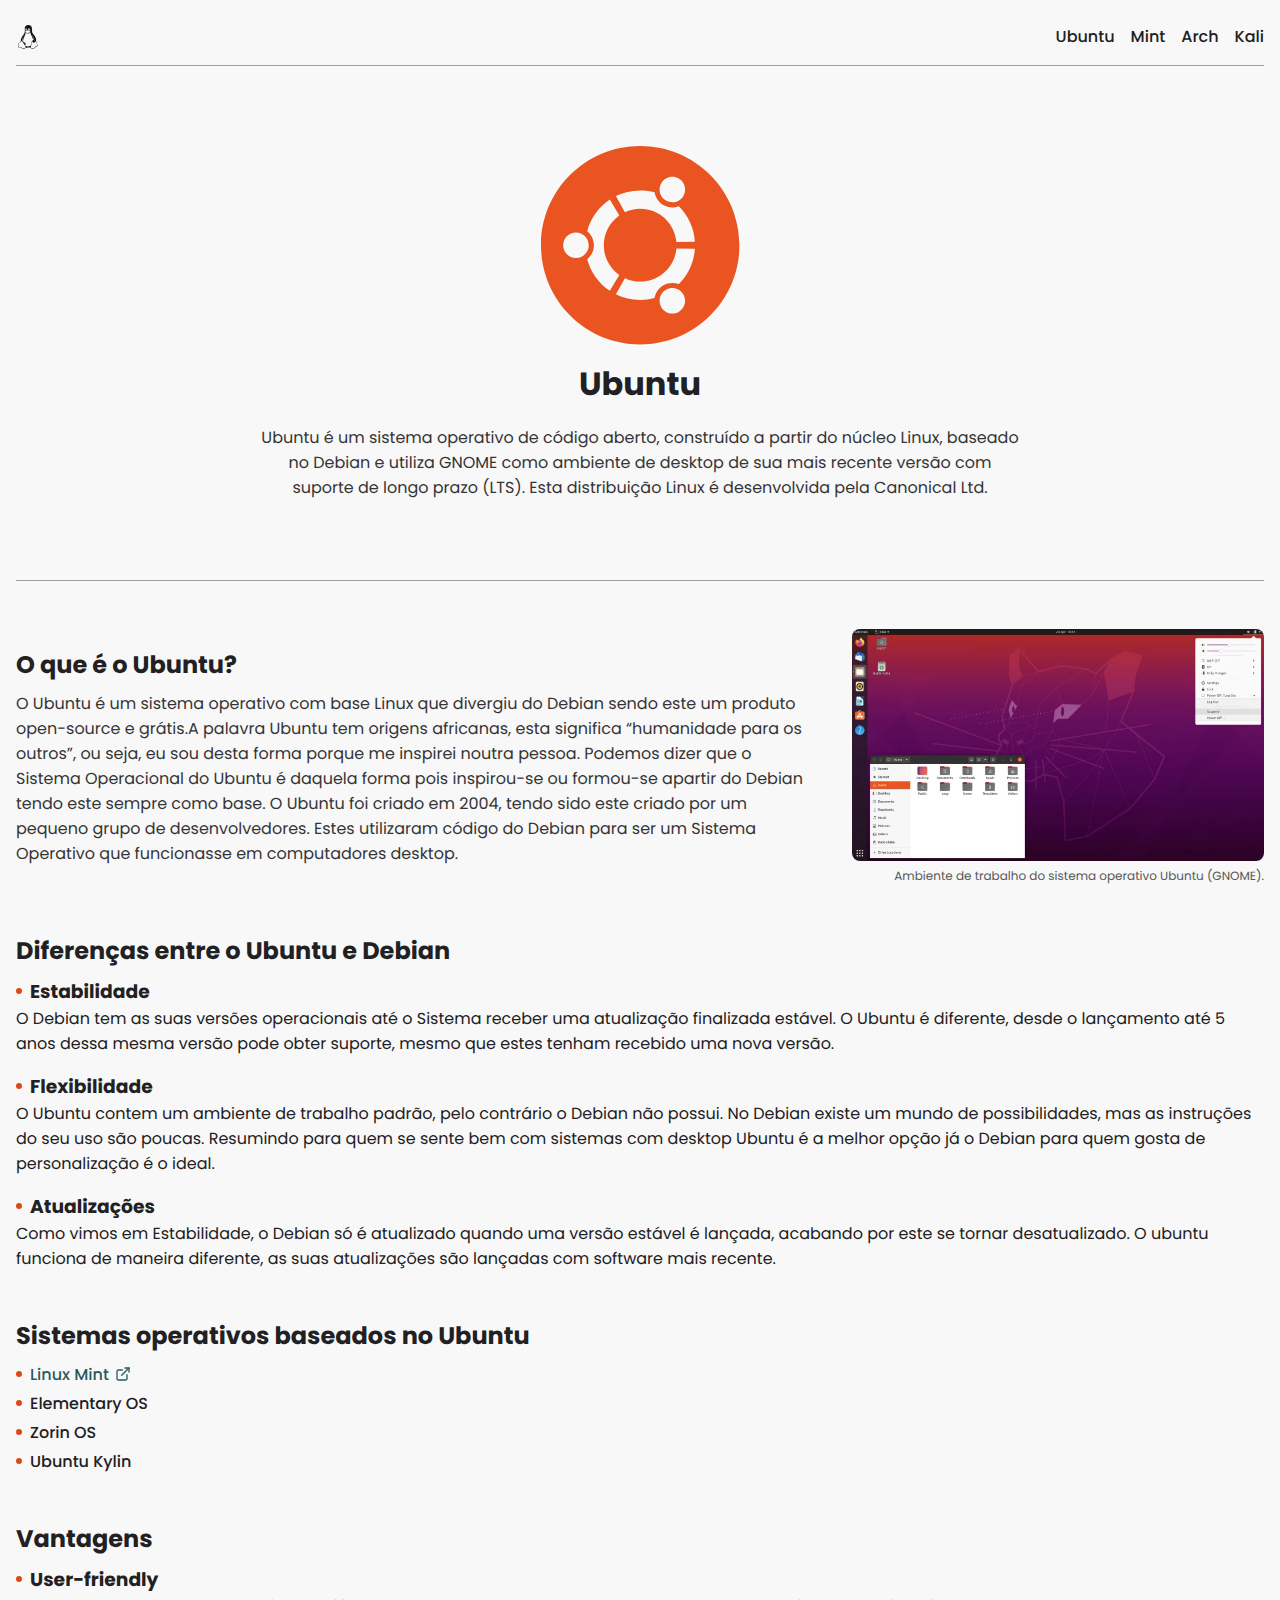
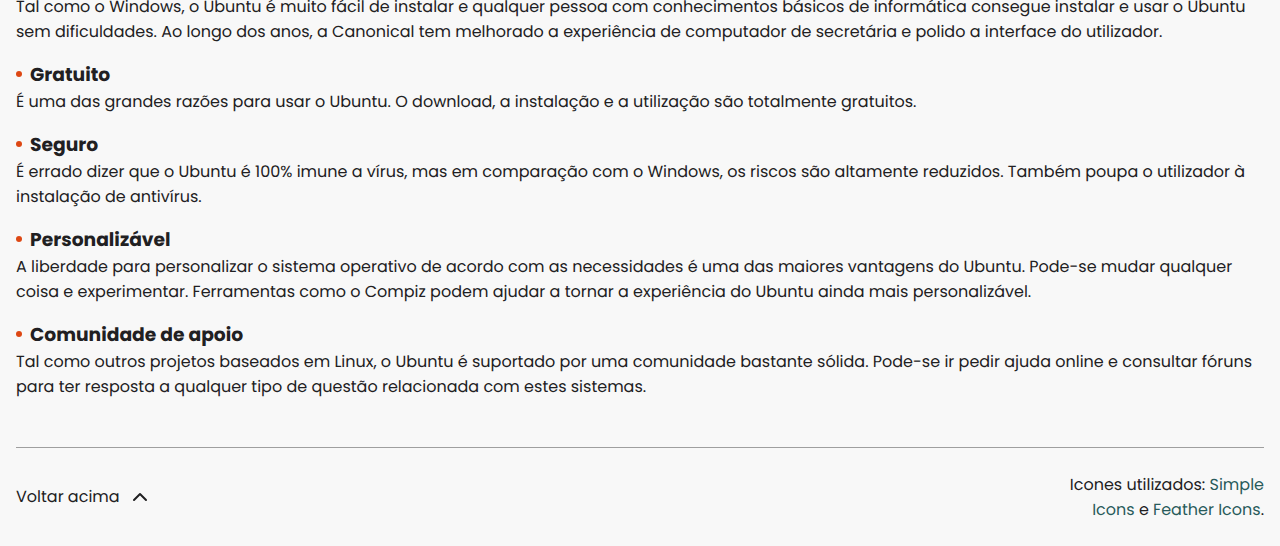
<file: ubuntu.html>
<!DOCTYPE html>
<html lang="pt">
  <head>
    <meta charset="UTF-8" />
    <meta http-equiv="X-UA-Compatible" content="IE=edge" />
    <meta name="viewport" content="width=device-width, initial-scale=1.0" />
    <title>Linux Distros</title>

    <script src="js/footerScroll.js" type="module"></script>
    <link rel="stylesheet" href="styles.css" />

    <link
      rel="apple-touch-icon"
      sizes="180x180"
      href="assets/icons/apple-touch-icon.png"
    />
    <link
      rel="icon"
      type="image/png"
      sizes="32x32"
      href="assets/icons/favicon-32x32.png"
    />
    <link
      rel="icon"
      type="image/png"
      sizes="16x16"
      href="assets/icons/favicon-16x16.png"
    />
    <link rel="manifest" href="assets/icons/site.webmanifest" />
  </head>
  <body class="container">
    <header class="nav-bar">
      <a class="nav-bar__logo" href="index.html">
        <svg
          width="24"
          height="24"
          viewBox="0 0 24 24"
          fill="none"
          xmlns="http://www.w3.org/2000/svg"
        >
          <g clip-path="url(#clip0_7_3)">
            <path
              d="M12.504 0C12.349 0 12.189 0.008 12.024 0.021C7.79799 0.354 8.91899 4.828 8.85399 6.319C8.77799 7.411 8.55399 8.272 7.80399 9.339C6.91899 10.39 5.67699 12.089 5.08799 13.86C4.80999 14.692 4.67799 15.544 4.80099 16.349C4.75538 16.3859 4.71792 16.4319 4.69099 16.484C4.43099 16.752 4.24099 17.084 4.02799 17.323C3.82899 17.522 3.54299 17.59 3.23099 17.723C2.91799 17.859 2.57299 17.992 2.36699 18.403C2.27699 18.592 2.23099 18.797 2.23499 19.005C2.23499 19.204 2.26199 19.405 2.28999 19.541C2.34799 19.94 2.40599 20.269 2.32999 20.511C2.08099 21.191 2.04999 21.656 2.22399 21.995C2.39799 22.329 2.75899 22.465 3.16399 22.596C3.97399 22.796 5.07399 22.731 5.93799 23.196C6.86399 23.662 7.80399 23.866 8.55399 23.666C9.07999 23.55 9.52399 23.202 9.76199 22.72C10.349 22.717 10.992 22.451 12.022 22.386C12.721 22.328 13.596 22.653 14.599 22.586C14.624 22.72 14.662 22.784 14.713 22.919L14.716 22.922C15.107 23.7 15.829 24.054 16.6 23.993C17.371 23.933 18.192 23.457 18.857 22.687C19.488 21.922 20.54 21.603 21.235 21.184C21.583 20.985 21.864 20.715 21.884 20.331C21.907 19.931 21.684 19.52 21.17 18.955V18.858L21.167 18.855C20.997 18.655 20.917 18.32 20.829 17.929C20.744 17.528 20.647 17.143 20.337 16.883H20.334C20.275 16.829 20.211 16.816 20.146 16.748C20.0901 16.709 20.0241 16.6867 19.956 16.684C20.387 15.406 20.22 14.134 19.783 12.99C19.25 11.58 18.318 10.352 17.608 9.507C16.812 8.502 16.032 7.55 16.048 6.139C16.074 3.987 16.284 0.006 12.504 0V0ZM13.033 3.405H13.046C13.259 3.405 13.442 3.467 13.63 3.603C13.82 3.738 13.96 3.935 14.068 4.136C14.173 4.395 14.226 4.595 14.234 4.86C14.234 4.84 14.24 4.82 14.24 4.8V4.905C14.2378 4.89819 14.2364 4.89114 14.236 4.884L14.232 4.86C14.23 5.10303 14.179 5.34315 14.082 5.566C14.0353 5.69138 13.9627 5.80552 13.869 5.901C13.8407 5.885 13.8112 5.87097 13.781 5.859C13.677 5.814 13.583 5.795 13.497 5.726C13.4257 5.69761 13.3521 5.67553 13.277 5.66C13.327 5.6 13.423 5.527 13.46 5.462C13.513 5.334 13.542 5.198 13.548 5.06V5.04C13.5503 4.90419 13.5296 4.76896 13.487 4.64C13.442 4.506 13.386 4.44 13.304 4.307C13.22 4.241 13.137 4.175 13.037 4.175H13.021C12.928 4.175 12.845 4.205 12.759 4.307C12.664 4.39962 12.5936 4.51439 12.554 4.641C12.5009 4.76806 12.4704 4.90344 12.464 5.041V5.06C12.466 5.149 12.472 5.239 12.484 5.327C12.291 5.26 12.046 5.192 11.877 5.125C11.8669 5.05876 11.8609 4.99197 11.859 4.925V4.905C11.8511 4.64102 11.9024 4.37862 12.009 4.137C12.091 3.917 12.241 3.731 12.439 3.604C12.6099 3.47444 12.8185 3.40421 13.033 3.404V3.405ZM10.071 3.464H10.107C10.249 3.464 10.377 3.512 10.506 3.599C10.652 3.728 10.77 3.887 10.85 4.064C10.94 4.263 10.99 4.464 11.003 4.731V4.735C11.01 4.869 11.009 4.935 11.001 5.001V5.081C10.971 5.088 10.945 5.099 10.918 5.105C10.766 5.16 10.644 5.24 10.525 5.305C10.537 5.215 10.538 5.125 10.528 5.038V5.023C10.516 4.89 10.488 4.823 10.446 4.69C10.4148 4.58808 10.3576 4.49606 10.28 4.423C10.2553 4.40059 10.2264 4.38337 10.195 4.37238C10.1636 4.36138 10.1302 4.35683 10.097 4.359H10.076C10.005 4.365 9.94599 4.399 9.88999 4.491C9.8262 4.56842 9.78471 4.66177 9.76999 4.761C9.74296 4.86879 9.73517 4.9805 9.74699 5.091V5.106C9.75899 5.241 9.78399 5.306 9.82699 5.44C9.87299 5.574 9.92499 5.64 9.99299 5.708C10.003 5.717 10.013 5.726 10.027 5.732C9.95699 5.789 9.90999 5.802 9.85099 5.868C9.81357 5.90108 9.76858 5.92444 9.71999 5.936C9.61604 5.81083 9.52397 5.67625 9.44499 5.534C9.35045 5.32386 9.2978 5.0973 9.28999 4.867C9.27343 4.64126 9.30059 4.41445 9.36999 4.199C9.42507 4.00252 9.52156 3.8201 9.65299 3.664C9.78099 3.531 9.91299 3.464 10.071 3.464ZM11.441 5.17C11.773 5.17 12.174 5.235 12.657 5.569C12.95 5.769 13.18 5.838 13.709 6.037H13.712C13.967 6.173 14.117 6.303 14.19 6.436V6.305C14.2259 6.37771 14.2459 6.45724 14.2486 6.53828C14.2514 6.61932 14.2368 6.70001 14.206 6.775C14.083 7.085 13.69 7.418 13.143 7.617V7.619C12.875 7.754 12.642 7.952 12.368 8.084C12.092 8.219 11.78 8.376 11.356 8.351C11.2037 8.35889 11.0513 8.3361 10.908 8.284C10.7972 8.22374 10.6897 8.15765 10.586 8.086C10.391 7.951 10.223 7.754 9.97399 7.621V7.616H9.96899C9.56899 7.37 9.35299 7.104 9.28299 6.906C9.21299 6.638 9.27799 6.436 9.47599 6.306C9.69999 6.171 9.85599 6.035 9.95899 5.97C10.063 5.896 10.102 5.868 10.135 5.839H10.137V5.836C10.306 5.634 10.573 5.366 10.976 5.235C11.115 5.199 11.27 5.17 11.442 5.17H11.441ZM14.241 7.312C14.599 8.729 15.437 10.787 15.976 11.785C16.262 12.319 16.831 13.444 17.078 14.809C17.234 14.804 17.408 14.827 17.591 14.873C18.237 13.202 17.045 11.406 16.502 10.907C16.282 10.707 16.27 10.572 16.379 10.572C16.969 11.106 17.744 12.144 18.025 13.329C18.155 13.864 18.185 14.433 18.046 14.999C18.113 15.027 18.181 15.059 18.251 15.066C19.283 15.6 19.664 16.004 19.481 16.603V16.56C19.421 16.557 19.361 16.56 19.301 16.56H19.285C19.436 16.093 19.103 15.735 18.22 15.336C17.305 14.936 16.574 15 16.45 15.801C16.442 15.844 16.437 15.867 16.432 15.936C16.364 15.959 16.293 15.989 16.223 16C15.793 16.268 15.561 16.669 15.43 17.187C15.3 17.72 15.26 18.343 15.225 19.056V19.059C15.205 19.393 15.055 19.897 14.906 20.409C13.406 21.481 11.326 21.947 9.55799 20.743C9.44704 20.5491 9.31196 20.37 9.15599 20.21C9.08146 20.0859 8.98876 19.9736 8.88099 19.877C9.06299 19.877 9.21899 19.847 9.34599 19.81C9.48979 19.7433 9.60228 19.6236 9.65999 19.476C9.76799 19.209 9.65999 18.779 9.31499 18.313C8.96999 17.846 8.38399 17.318 7.52699 16.792C6.89699 16.392 6.54099 15.922 6.37699 15.396C6.21199 14.862 6.23399 14.311 6.36199 13.751C6.60699 12.681 7.23499 11.641 7.63599 10.988C7.74299 10.923 7.67299 11.123 7.22799 11.962C6.83199 12.713 6.08799 14.459 7.10599 15.816C7.14444 14.8259 7.36372 13.8512 7.75299 12.94C8.31699 11.662 9.49599 9.436 9.58899 7.672C9.63699 7.708 9.80599 7.807 9.87799 7.874C10.096 8.007 10.258 8.207 10.468 8.339C10.678 8.54 10.945 8.674 11.344 8.674C11.383 8.677 11.419 8.68 11.454 8.68C11.866 8.68 12.184 8.546 12.451 8.412C12.741 8.278 12.971 8.078 13.191 8.012H13.196C13.663 7.877 14.031 7.61 14.24 7.312H14.241ZM16.426 16.27C16.463 16.87 16.769 17.515 17.308 17.647C17.896 17.781 18.742 17.314 19.099 16.882L19.31 16.872C19.625 16.865 19.887 16.882 20.157 17.14L20.16 17.143C20.368 17.342 20.465 17.673 20.551 18.019C20.636 18.419 20.705 18.799 20.96 19.085C21.446 19.612 21.605 19.991 21.596 20.225L21.599 20.218V20.236L21.596 20.224C21.581 20.486 21.411 20.62 21.098 20.819C20.468 21.22 19.352 21.531 18.641 22.389C18.023 23.126 17.271 23.529 16.605 23.58C15.941 23.633 15.368 23.38 15.031 22.682L15.026 22.679C14.816 22.279 14.906 21.654 15.082 20.989C15.258 20.321 15.51 19.645 15.545 19.092C15.582 18.378 15.621 17.757 15.74 17.278C15.86 16.813 16.048 16.481 16.381 16.294L16.426 16.272V16.27ZM5.61199 16.319H5.62199C5.67499 16.319 5.72699 16.324 5.77899 16.333C6.15499 16.388 6.48499 16.666 6.80199 17.085L7.71199 18.749L7.71499 18.752C7.95799 19.285 8.46899 19.816 8.90399 20.389C9.33799 20.987 9.67399 21.52 9.63299 21.959V21.965C9.57599 22.709 9.15299 23.113 8.50799 23.259C7.86299 23.394 6.98799 23.261 6.11299 22.795C5.14499 22.259 3.99499 22.326 3.25599 22.193C2.88699 22.127 2.64599 21.993 2.53299 21.793C2.42299 21.593 2.41999 21.191 2.65599 20.563V20.559L2.65799 20.556C2.77499 20.222 2.68799 19.804 2.63099 19.438C2.57599 19.037 2.54799 18.728 2.67399 18.498C2.83399 18.164 3.06999 18.098 3.36399 17.965C3.65799 17.83 4.00399 17.763 4.27899 17.495H4.28099V17.493C4.53699 17.225 4.72599 16.892 4.94899 16.655C5.13899 16.454 5.32899 16.319 5.61199 16.319ZM12.771 7.245C12.336 7.446 11.826 7.78 11.283 7.78C10.741 7.78 10.313 7.513 10.003 7.314C9.84899 7.18 9.72299 7.046 9.62999 6.979C9.46599 6.845 9.48599 6.646 9.55599 6.646C9.66499 6.662 9.68499 6.78 9.75499 6.846C9.85099 6.912 9.96999 7.046 10.115 7.179C10.407 7.379 10.795 7.646 11.282 7.646C11.767 7.646 12.335 7.379 12.68 7.18C12.875 7.045 13.125 6.846 13.328 6.713C13.484 6.577 13.477 6.446 13.607 6.446C13.735 6.462 13.641 6.58 13.46 6.778C13.2382 6.94575 13.0079 7.10195 12.77 7.246L12.771 7.245ZM11.689 5.662V5.64C11.683 5.62 11.702 5.598 11.718 5.59C11.792 5.547 11.898 5.563 11.978 5.594C12.041 5.594 12.138 5.661 12.128 5.729C12.122 5.778 12.043 5.795 11.993 5.795C11.938 5.795 11.901 5.752 11.852 5.727C11.8 5.709 11.706 5.719 11.689 5.662ZM11.138 5.662C11.118 5.72 11.025 5.711 10.972 5.728C10.925 5.753 10.886 5.796 10.832 5.796C10.782 5.796 10.702 5.776 10.696 5.728C10.686 5.662 10.784 5.595 10.846 5.595C10.926 5.564 11.03 5.548 11.105 5.59C11.124 5.599 11.141 5.62 11.135 5.64V5.66H11.138V5.662Z"
              fill="#141414"
            />
          </g>
          <defs>
            <clipPath id="clip0_7_3">
              <rect width="24" height="24" fill="white" />
            </clipPath>
          </defs>
        </svg>
      </a>

      <nav>
        <ul>
          <li><a href="ubuntu.html">Ubuntu</a></li>
          <li><a href="mint.html">Mint</a></li>
          <li><a href="arch.html">Arch</a></li>
          <li><a href="kali.html">Kali</a></li>
        </ul>
      </nav>
    </header>
    <main class="main-hero">
      <svg
        width="199"
        height="199"
        viewBox="0 0 199 199"
        fill="none"
        xmlns="http://www.w3.org/2000/svg"
      >
        <path
          fill-rule="evenodd"
          clip-rule="evenodd"
          d="M99.212 198.425C154.007 198.425 198.425 154.003 198.425 99.213C198.425 44.417 154.007 0 99.212 0C44.415 0 0 44.417 0 99.213C0 154.003 44.415 198.425 99.212 198.425ZM34.9601 111.967C42.0051 111.967 47.7161 106.256 47.7161 99.211C47.7161 92.167 42.0051 86.456 34.9601 86.456C27.9151 86.456 22.2041 92.167 22.2041 99.211C22.2041 106.256 27.9151 111.967 34.9601 111.967ZM137.714 165.902C131.614 169.424 123.814 167.334 120.292 161.234C116.77 155.133 118.86 147.333 124.96 143.811C131.059 140.29 138.86 142.378 142.382 148.479C145.904 154.581 143.814 162.381 137.714 165.902ZM137.714 32.524C143.816 36.046 145.905 43.8449 142.383 49.9459C138.861 56.0459 131.06 58.1359 124.96 54.6139C118.861 51.0929 116.77 43.292 120.292 37.192C123.814 31.0919 131.616 29.003 137.714 32.524ZM135.447 95.9889C133.814 77.4079 118.215 62.835 99.2121 62.835C93.7351 62.835 88.5421 64.047 83.8831 66.214L74.9021 50.082C82.2281 46.451 90.4811 44.409 99.2121 44.409C104.192 44.409 109.015 45.077 113.6 46.322C114.408 51.504 117.465 56.289 122.361 59.116C127.253 61.941 132.921 62.198 137.81 60.311C147.041 69.47 153.026 81.891 153.9 95.701L135.447 95.9889ZM78.3021 69.442C68.9471 76.026 62.8341 86.9049 62.8341 99.2129C62.8341 111.521 68.9481 122.399 78.3021 128.981L68.8231 144.822C57.8441 137.49 49.6611 126.304 46.2111 113.197C50.2971 109.904 52.9131 104.864 52.9131 99.211C52.9131 93.558 50.2961 88.518 46.2121 85.227C49.6611 72.12 57.8451 60.932 68.8231 53.602L78.3021 69.442ZM83.8831 132.209C88.5421 134.377 93.7351 135.591 99.2121 135.591C118.216 135.591 133.814 121.016 135.447 102.436L153.9 102.724C153.026 116.535 147.04 128.956 137.809 138.115C132.92 136.227 127.253 136.485 122.36 139.308C117.465 142.135 114.408 146.92 113.6 152.102C109.014 153.347 104.191 154.016 99.2121 154.016C90.4811 154.016 82.2271 151.974 74.9021 148.341L83.8831 132.209Z"
          fill="#E95420"
        />
      </svg>
      <h1>Ubuntu</h1>
      <p>
        Ubuntu é um sistema operativo de código aberto, construído a partir do
        núcleo Linux, baseado no Debian e utiliza GNOME como ambiente de desktop
        de sua mais recente versão com suporte de longo prazo (LTS). Esta
        distribuição Linux é desenvolvida pela Canonical Ltd.
      </p>
    </main>
    <section class="description-section">
      <div>
        <h2>O que é o Ubuntu?</h2>
        <p>
          O Ubuntu é um sistema operativo com base Linux que divergiu do Debian
          sendo este um produto open-source e grátis.A palavra Ubuntu tem
          origens africanas, esta significa “humanidade para os outros”, ou
          seja, eu sou desta forma porque me inspirei noutra pessoa. Podemos
          dizer que o Sistema Operacional do Ubuntu é daquela forma pois
          inspirou-se ou formou-se apartir do Debian tendo este sempre como
          base. O Ubuntu foi criado em 2004, tendo sido este criado por um
          pequeno grupo de desenvolvedores. Estes utilizaram código do Debian
          para ser um Sistema Operativo que funcionasse em computadores desktop.
        </p>
      </div>

      <figure>
        <img
          src="assets/img/ubuntu.webp"
          alt="Ambiente de trabalho do sistema operativo Ubuntu."
        />
        <figcaption>
          Ambiente de trabalho do sistema operativo Ubuntu (GNOME).
        </figcaption>
      </figure>
    </section>
    <section class="advantages-section__ubuntu">
      <h2>Diferenças entre o Ubuntu e Debian</h2>
      <dl>
        <dt>
          <h3>Estabilidade</h3>
        </dt>
        <dd>
          O Debian tem as suas versões operacionais até o Sistema receber uma
          atualização finalizada estável. O Ubuntu é diferente, desde o
          lançamento até 5 anos dessa mesma versão pode obter suporte, mesmo que
          estes tenham recebido uma nova versão.
        </dd>
        <dt><h3>Flexibilidade</h3></dt>
        <dd>
          O Ubuntu contem um ambiente de trabalho padrão, pelo contrário o
          Debian não possui. No Debian existe um mundo de possibilidades, mas as
          instruções do seu uso são poucas. Resumindo para quem se sente bem com
          sistemas com desktop Ubuntu é a melhor opção já o Debian para quem
          gosta de personalização é o ideal.
        </dd>
        <dt><h3>Atualizações</h3></dt>
        <dd>
          Como vimos em Estabilidade, o Debian só é atualizado quando uma versão
          estável é lançada, acabando por este se tornar desatualizado. O ubuntu
          funciona de maneira diferente, as suas atualizações são lançadas com
          software mais recente.
        </dd>
      </dl>
    </section>
    <section>
      <h2>Sistemas operativos baseados no Ubuntu</h2>
      <ul class="ul__ubuntu">
        <li>
          <h4>
            <a href="mint.html" target="_blank"
              >Linux Mint
              <svg
                width="20"
                height="20"
                viewBox="0 0 20 20"
                fill="none"
                xmlns="http://www.w3.org/2000/svg"
              >
                <path
                  d="M15 10.8333V15.8333C15 16.2754 14.8244 16.6993 14.5118 17.0118C14.1993 17.3244 13.7754 17.5 13.3333 17.5H4.16667C3.72464 17.5 3.30072 17.3244 2.98816 17.0118C2.67559 16.6993 2.5 16.2754 2.5 15.8333V6.66667C2.5 6.22464 2.67559 5.80072 2.98816 5.48816C3.30072 5.17559 3.72464 5 4.16667 5H9.16667"
                  stroke="#285B5B"
                  stroke-width="1.66667"
                  stroke-linecap="round"
                  stroke-linejoin="round"
                />
                <path
                  d="M12.5 2.5H17.5V7.5"
                  stroke="#285B5B"
                  stroke-width="1.66667"
                  stroke-linecap="round"
                  stroke-linejoin="round"
                />
                <path
                  d="M8.33331 11.6667L17.5 2.5"
                  stroke="#285B5B"
                  stroke-width="1.66667"
                  stroke-linecap="round"
                  stroke-linejoin="round"
                />
              </svg>
            </a>
          </h4>
        </li>
        <li><h4>Elementary OS</h4></li>
        <li><h4>Zorin OS</h4></li>
        <li><h4>Ubuntu Kylin</h4></li>
      </ul>
    </section>
    <section class="advantages-section__ubuntu">
      <h2>Vantagens</h2>
      <dl>
        <dt>
          <h3>User-friendly</h3>
        </dt>
        <dd>
          Tal como o Windows, o Ubuntu é muito fácil de instalar e qualquer
          pessoa com conhecimentos básicos de informática consegue instalar e
          usar o Ubuntu sem dificuldades. Ao longo dos anos, a Canonical tem
          melhorado a experiência de computador de secretária e polido a
          interface do utilizador.
        </dd>
        <dt><h3>Gratuito</h3></dt>
        <dd>
          É uma das grandes razões para usar o Ubuntu. O download, a instalação
          e a utilização são totalmente gratuitos.
        </dd>
        <dt><h3>Seguro</h3></dt>
        <dd>
          É errado dizer que o Ubuntu é 100% imune a vírus, mas em comparação
          com o Windows, os riscos são altamente reduzidos. Também poupa o
          utilizador à instalação de antivírus.
        </dd>
        <dt><h3>Personalizável</h3></dt>
        <dd>
          A liberdade para personalizar o sistema operativo de acordo com as
          necessidades é uma das maiores vantagens do Ubuntu. Pode-se mudar
          qualquer coisa e experimentar. Ferramentas como o Compiz podem ajudar
          a tornar a experiência do Ubuntu ainda mais personalizável.
        </dd>
        <dt><h3>Comunidade de apoio</h3></dt>
        <dd>
          Tal como outros projetos baseados em Linux, o Ubuntu é suportado por
          uma comunidade bastante sólida. Pode-se ir pedir ajuda online e
          consultar fóruns para ter resposta a qualquer tipo de questão
          relacionada com estes sistemas.
        </dd>
      </dl>
    </section>
    <footer>
      <div class="footer-container">
        <button id="footerScrollButton">
          Voltar acima

          <svg
            xmlns="http://www.w3.org/2000/svg"
            width="24"
            height="24"
            viewBox="0 0 24 24"
            fill="none"
            stroke="currentColor"
            stroke-width="2"
            stroke-linecap="round"
            stroke-linejoin="round"
            class="feather feather-chevron-up"
          >
            <polyline points="18 15 12 9 6 15"></polyline>
          </svg>
        </button>
        <div class="footer-attribution">
          Icones utilizados:
          <a href="https://simpleicons.org/" class="footer-attribution-item"
            >Simple Icons</a
          >
          e
          <a href="https://feathericons.com/" class="footer-attribution-item"
            >Feather Icons</a
          >.
        </div>
      </div>
    </footer>
  </body>
</html>
</file>
<file: styles.css>
@import url("https://fonts.googleapis.com/css2?family=Poppins:wght@400;500;600&display=swap");

:root {
  --background-primary: #f8f8f8;
  --background-secondary: #f2f2f2;
  --background-tertiary: #9f9f9f;
  --primary-light: #40b8b8;
  --primary-dark: #285b5b;
  --black: #212022;
  --ubuntu-brand-color: #dd4814;
  --kali-brand-color: #557c94;
  --arch-brand-color: #1793d1;
  --mint-brand-color: #87c540;

  --bezier: cubic-bezier(0.175, 0.885, 0.32, 1.275);
}

* {
  margin: 0;
  padding: 0;
  box-sizing: border-box;

  text-rendering: geometricPrecision;
  -webkit-font-smoothing: antialiased;
  -moz-osx-font-smoothing: grayscale;

  font-family: "Poppins", -apple-system, BlinkMacSystemFont, "Segoe UI", Roboto,
    Helvetica, Arial, sans-serif;
  color: var(--black);
}

body {
  background-color: var(--background-primary);
}

section {
  margin-top: 48px;
  margin-bottom: 48px;
}

section h2 {
  margin-bottom: 8px;
}

.container {
  width: 100%;

  margin-left: auto;
  margin-right: auto;

  padding-top: 24px;
  padding-bottom: 24px;
  padding-left: 16px;
  padding-right: 16px;
}

a {
  text-decoration: none;
  color: var(--black);
}

p {
  opacity: 90%;
}

button {
  padding: 8px 24px;
  display: flex;
  align-items: center;
  gap: 8px;

  border: none;
  border-radius: 32px;

  background-color: var(--primary-dark);
  color: white;
  font-size: 1em;

  cursor: pointer;

  transition: transform 150ms var(--bezier);
}

button:hover {
  transform: scale(1.05);

  transition: transform 150ms var(--bezier);
}

img {
  border-radius: 8px;
}

.nav-bar {
  display: flex;
  justify-content: space-between;
  align-items: center;

  padding-bottom: 16px;
}

.nav-bar__logo {
  display: flex;
  align-items: center;
  gap: 16px;

  transition: opacity 100ms var(--bezier);
}

.nav-bar__logo:hover {
  opacity: 80%;

  transition: opacity 100ms var(--bezier);
}

.nav-bar ul {
  list-style: none;
  display: flex;
  gap: 16px;
}

.nav-bar li {
  text-decoration: none;
  color: var(--black);
}

.nav-bar li a {
  color: var(--black);
  font-weight: 500;

  transition: color 100ms var(--bezier);
}

.nav-bar li a:hover {
  color: var(--primary-dark);

  transition: color 100ms var(--bezier);
}

.main-hero {
  display: flex;
  flex-direction: column;
  justify-content: center;
  align-items: center;
  gap: 16px;

  padding-top: 80px;
  padding-bottom: 80px;

  text-align: center;

  border-top: 1px solid var(--background-tertiary);
  border-bottom: 1px solid var(--background-tertiary);
}

.main-hero p {
  max-width: 768px;
}

.main-hero button {
  margin-top: 8px;
}

.timeline-section h2 {
  text-align: center;
  padding: 48px;
}

.timeline-container {
  display: flex;
  align-items: center;
  justify-content: center;
}

.timeline {
  width: 75%;
  margin-left: auto;
  margin-right: auto;

  max-width: 800px;
  position: relative;
}

.timeline ul li {
  list-style: none;
  padding: 16px;
  background-color: var(--background-secondary);
  border: 1px solid var(--background-tertiary);
  color: white;
  border-radius: 8px;
  margin-bottom: 16px;

  transition: transform 500ms var(--bezier);
}

.timeline ul li:last-child {
  margin-bottom: 0;
}

.timeline-content h3 {
  margin-bottom: 4px;
}

.timeline-content hr {
  margin-top: 8px;
  margin-bottom: 8px;
}

.timeline-content a {
  margin-top: 8px;
  display: flex;
  gap: 8px;
  align-items: center;
  color: var(--primary-dark);
}

.active {
  transform: scale(100%);

  transition: transform 200ms var(--bezier);
}

.description-section {
  display: flex;
  align-items: center;
  flex-direction: column;
  justify-content: space-between;

  gap: 36px;
}

.description-section h1 {
  margin-bottom: 8px;
}

.description-section div {
  max-width: 800px;
}

.description-section figure {
  width: 100%;
  text-align: right;
}

.description-section figure img {
  width: 100%;
}

.description-section figure figcaption {
  font-size: 12px;
  opacity: 75%;
}

.ul__arch {
  margin-top: 4px;
  margin-bottom: 4px;
  display: flex;
  flex-direction: column;
  gap: 4px;
}

.ul__arch li {
  list-style: none;
  display: flex;
  align-items: center;
}

.ul__arch li h4 {
  font-weight: 500;
}

.ul__arch li::before {
  content: "";
  display: inline-block;
  width: 6px;
  height: 6px;
  border-radius: 50%;
  background-color: var(--arch-brand-color);
  margin-right: 8px;
}

.ul__ubuntu {
  margin-top: 4px;
  margin-bottom: 4px;
  display: flex;
  flex-direction: column;
  gap: 4px;
}

.ul__ubuntu li {
  list-style: none;
  display: flex;
  align-items: center;
}

.ul__ubuntu li h4 {
  font-weight: 500;
}

.ul__ubuntu li::before {
  content: "";
  display: inline-block;
  width: 6px;
  height: 6px;
  border-radius: 50%;
  background-color: var(--ubuntu-brand-color);
  margin-right: 8px;
}

.ul__ubuntu li h4 a {
  display: flex;
  align-items: center;
  gap: 4px;
  color: var(--primary-dark);

  transition: opacity 100ms var(--bezier);
}

.ul__ubuntu li h4 a:hover {
  opacity: 0.8;

  transition: opacity 100ms var(--bezier);
}

.ul__ubuntu li h4 a svg {
  height: 1em;
}

.ul__kali {
  margin-top: 4px;
  margin-bottom: 4px;
  display: flex;
  flex-direction: column;
  gap: 4px;
}

.ul__kali li {
  list-style: none;
  display: flex;
  align-items: center;
}

.ul__kali li h4 {
  font-weight: 500;
}

.ul__kali li::before {
  content: "";
  display: inline-block;
  width: 6px;
  height: 6px;
  border-radius: 50%;
  background-color: var(--kali-brand-color);
  margin-right: 8px;
}

.ul__kali li h4 a {
  display: flex;
  align-items: center;
  gap: 4px;
  color: var(--primary-dark);

  transition: opacity 100ms var(--bezier);
}

.ul__kali li h4 a:hover {
  opacity: 0.8;

  transition: opacity 100ms var(--bezier);
}

.ul__kali li h4 a svg {
  height: 1em;
}

.ul__mint {
  margin-top: 4px;
  margin-bottom: 4px;
  display: flex;
  flex-direction: column;
  gap: 4px;
}

.ul__mint li {
  list-style: none;
  display: flex;
  align-items: center;
}

.ul__mint li h4 {
  font-weight: 500;
}

.ul__mint li::before {
  content: "";
  display: inline-block;
  width: 6px;
  height: 6px;
  border-radius: 50%;
  background-color: var(--mint-brand-color);
  margin-right: 8px;
}

.advantages-section__ubuntu dt {
  display: flex;
  align-items: center;
}

.advantages-section__ubuntu dt {
  display: flex;
  align-items: center;
}

.advantages-section__ubuntu dd {
  margin-bottom: 16px;
}

.advantages-section__kali dt {
  display: flex;
  align-items: center;
}

.advantages-section__kali dt {
  display: flex;
  align-items: center;
}

.advantages-section__kali dd {
  margin-bottom: 16px;
}

.advantages-section__arch dt {
  display: flex;
  align-items: center;
}

.advantages-section__arch dd {
  margin-bottom: 16px;
}

.advantages-section__ubuntu dt::before {
  content: "";
  display: inline-block;
  width: 6px;
  height: 6px;
  border-radius: 50%;
  background-color: var(--ubuntu-brand-color);
  margin-right: 8px;
}

.advantages-section__kali dt::before {
  content: "";
  display: inline-block;
  width: 6px;
  height: 6px;
  border-radius: 50%;
  background-color: var(--kali-brand-color);
  margin-right: 8px;
}

.advantages-section__arch dt::before {
  content: "";
  display: inline-block;
  width: 6px;
  height: 6px;
  border-radius: 50%;
  background-color: var(--arch-brand-color);
  margin-right: 8px;
}

.footer-container {
  display: flex;
  align-items: center;
  justify-content: space-between;
}

footer {
  border-top: 1px solid var(--background-tertiary);
  padding-top: 24px;
}

footer button {
  background-color: transparent;
  color: var(--black);
  padding: 0;
}

footer button span {
  display: none;
}

.footer-logo {
  width: 2rem;
  height: 2rem;
}

.footer-attribution {
  text-align: right;
  max-width: 200px;
}

.footer-attribution a {
  color: var(--primary-dark);

  transition: opacity 100ms var(--bezier);
}

.footer-attribution a:hover {
  opacity: 0.8;

  transition: opacity 100ms var(--bezier);
}

@media (min-width: 640px) {
  .container {
    max-width: 640px;
  }
}

@media (min-width: 768px) {
  .container {
    max-width: 768px;
  }

  .description-section {
    display: flex;
    flex-direction: row;
    justify-content: space-between;
    align-items: center;
  }

  .timeline:before {
    content: "";
    position: absolute;
    top: 0;
    left: 50%;
    transform: translateX(-50%);
    width: 2px;
    height: 100%;
    background-color: gray;
  }

  .timeline ul li {
    list-style: none;
    width: 50%;
    position: relative;
    margin-bottom: 50px;

    transform: scale(0.8);
    opacity: 0.6;

    transition: transform, opacity 500ms var(--bezier);
  }

  .timeline ul li:nth-child(odd) {
    float: left;
    clear: right;
    border-radius: 8px 0px 8px 8px;
  }

  .timeline ul li:nth-child(even) {
    float: right;
    clear: left;
    border-radius: 0px 8px 8px 8px;
  }

  .timeline ul li::before {
    content: "";
    position: absolute;
    height: 20px;
    width: 20px;
    border-radius: 50%;
    background-color: var(--background-tertiary);
    top: 0px;
  }

  .timeline ul li:nth-child(odd)::before {
    transform: translate(50%, -50%);
    right: -30px;
  }

  .timeline ul li:nth-child(even)::before {
    transform: translate(-50%, -50%);
    left: -30px;
  }

  .timeline-content .date {
    position: absolute;
    top: -30px;
  }

  .timeline-content a {
    transition: opacity 100ms var(--bezier);
  }

  .timeline-content a:hover {
    opacity: 0.8;

    transition: opacity 100ms var(--bezier);
  }

  .timeline ul li:hover::before {
    background-color: var(--primary-light);

    transition: background-color 100ms var(--bezier);
  }

  .active:nth-child(odd) {
    transform: scale(100%) translate(-30px);
    opacity: 1;

    transition: transform 400ms var(--bezier), opacity 400ms var(--bezier);
  }

  .active:nth-child(even) {
    transform: scale(100%) translate(30px);
    opacity: 1;

    transition: transform 400ms var(--bezier), opacity 400ms var(--bezier);
  }

  footer button span {
    display: block;
  }
}

@media (min-width: 1024px) {
  .container {
    max-width: 1024px;
  }
}

@media (min-width: 1280px) {
  .container {
    max-width: 1280px;
  }

  .active:nth-child(odd) {
    transform: scale(100%) translate(-30px);
    opacity: 1;

    transition: transform 200ms ease-in-out, opacity 200ms ease-in-out;
  }

  .active:nth-child(even) {
    transform: scale(100%) translate(30px);
    opacity: 1;

    transition: transform 200ms ease-in-out, opacity 200ms ease-in-out;
  }
}
</file>
